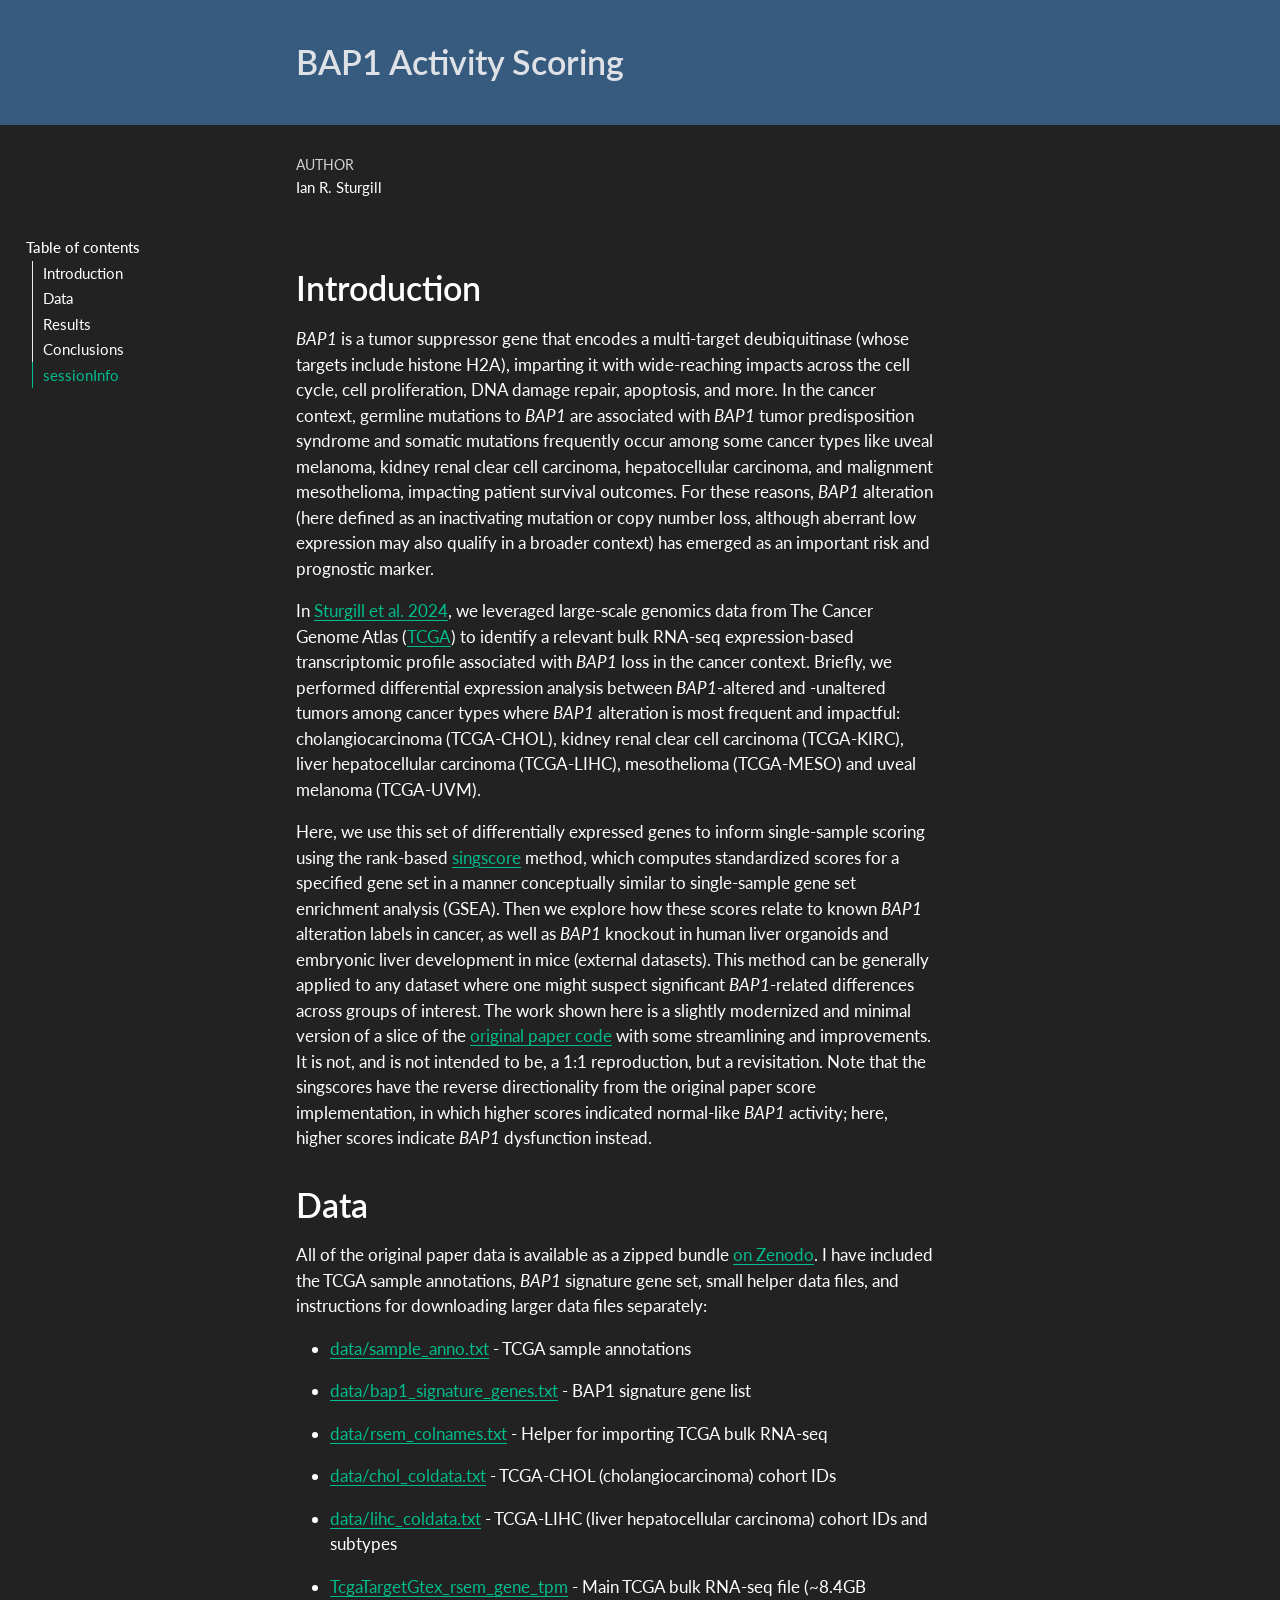
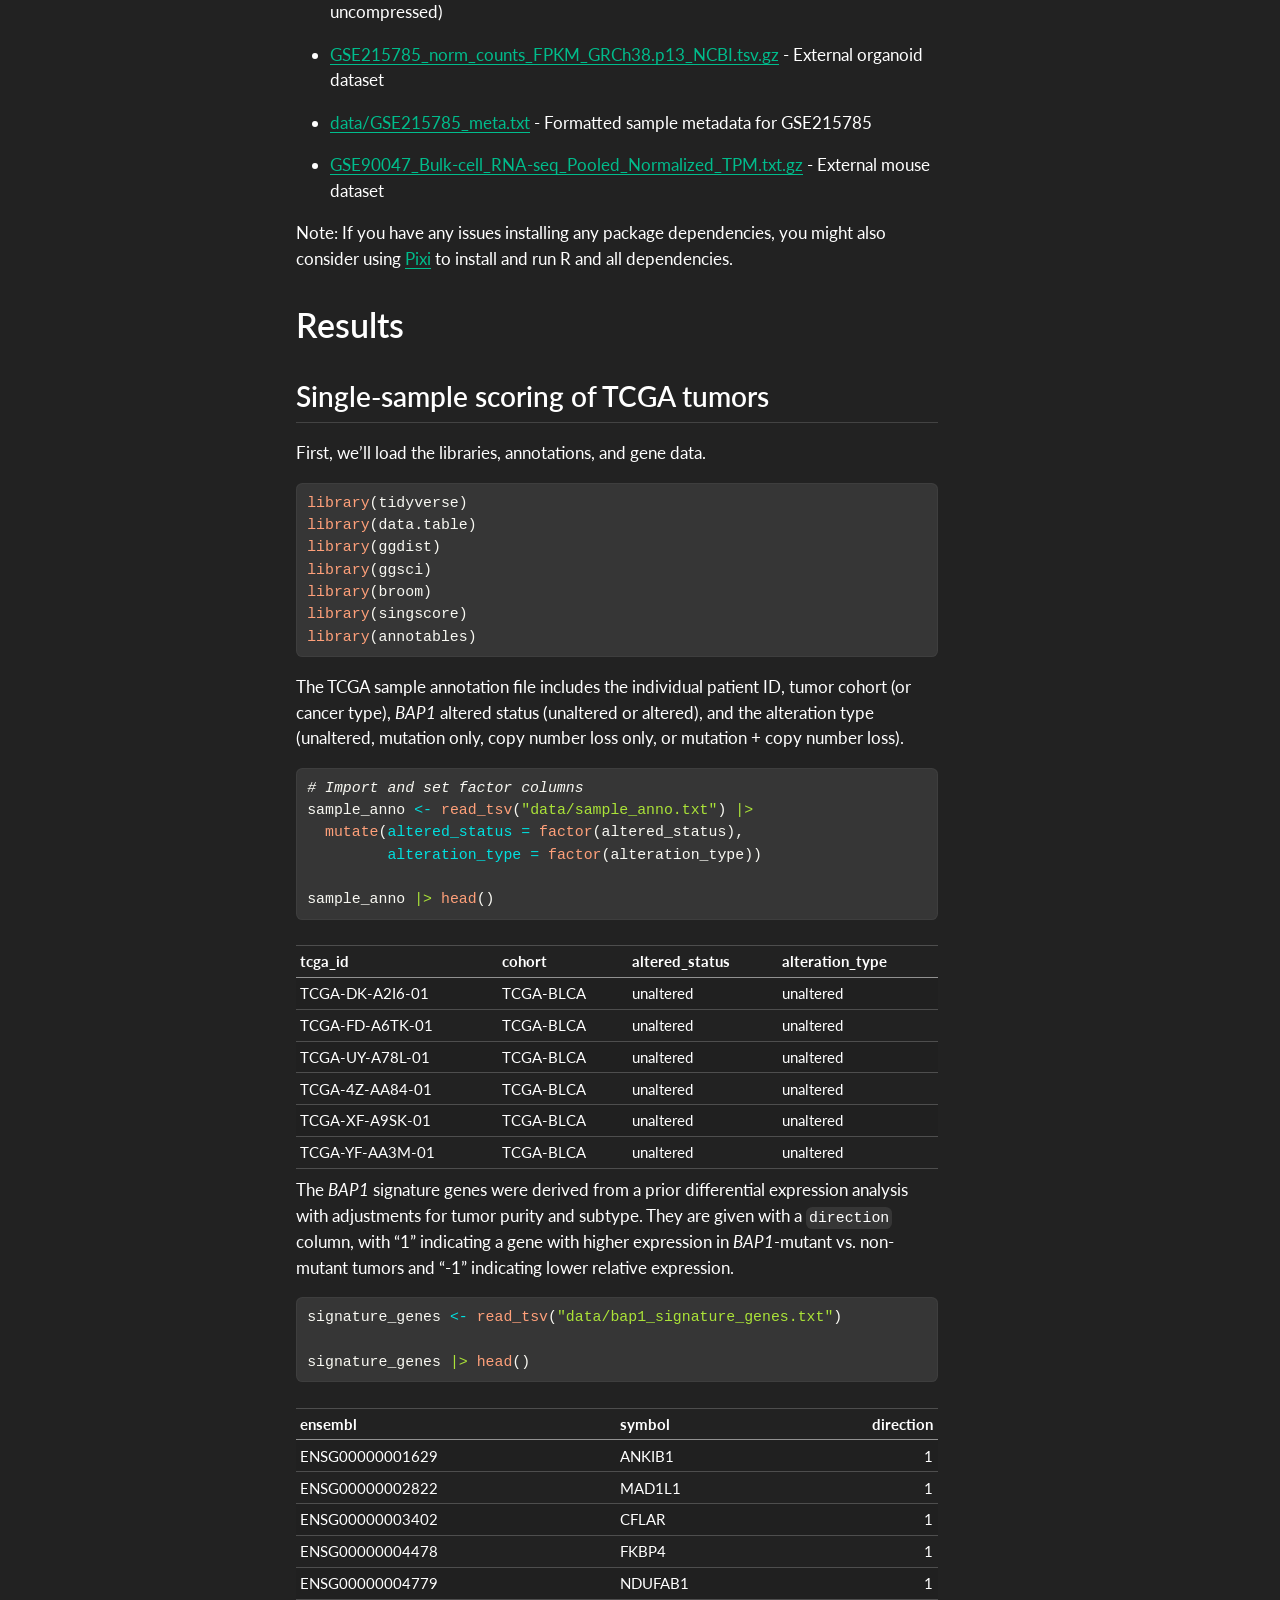
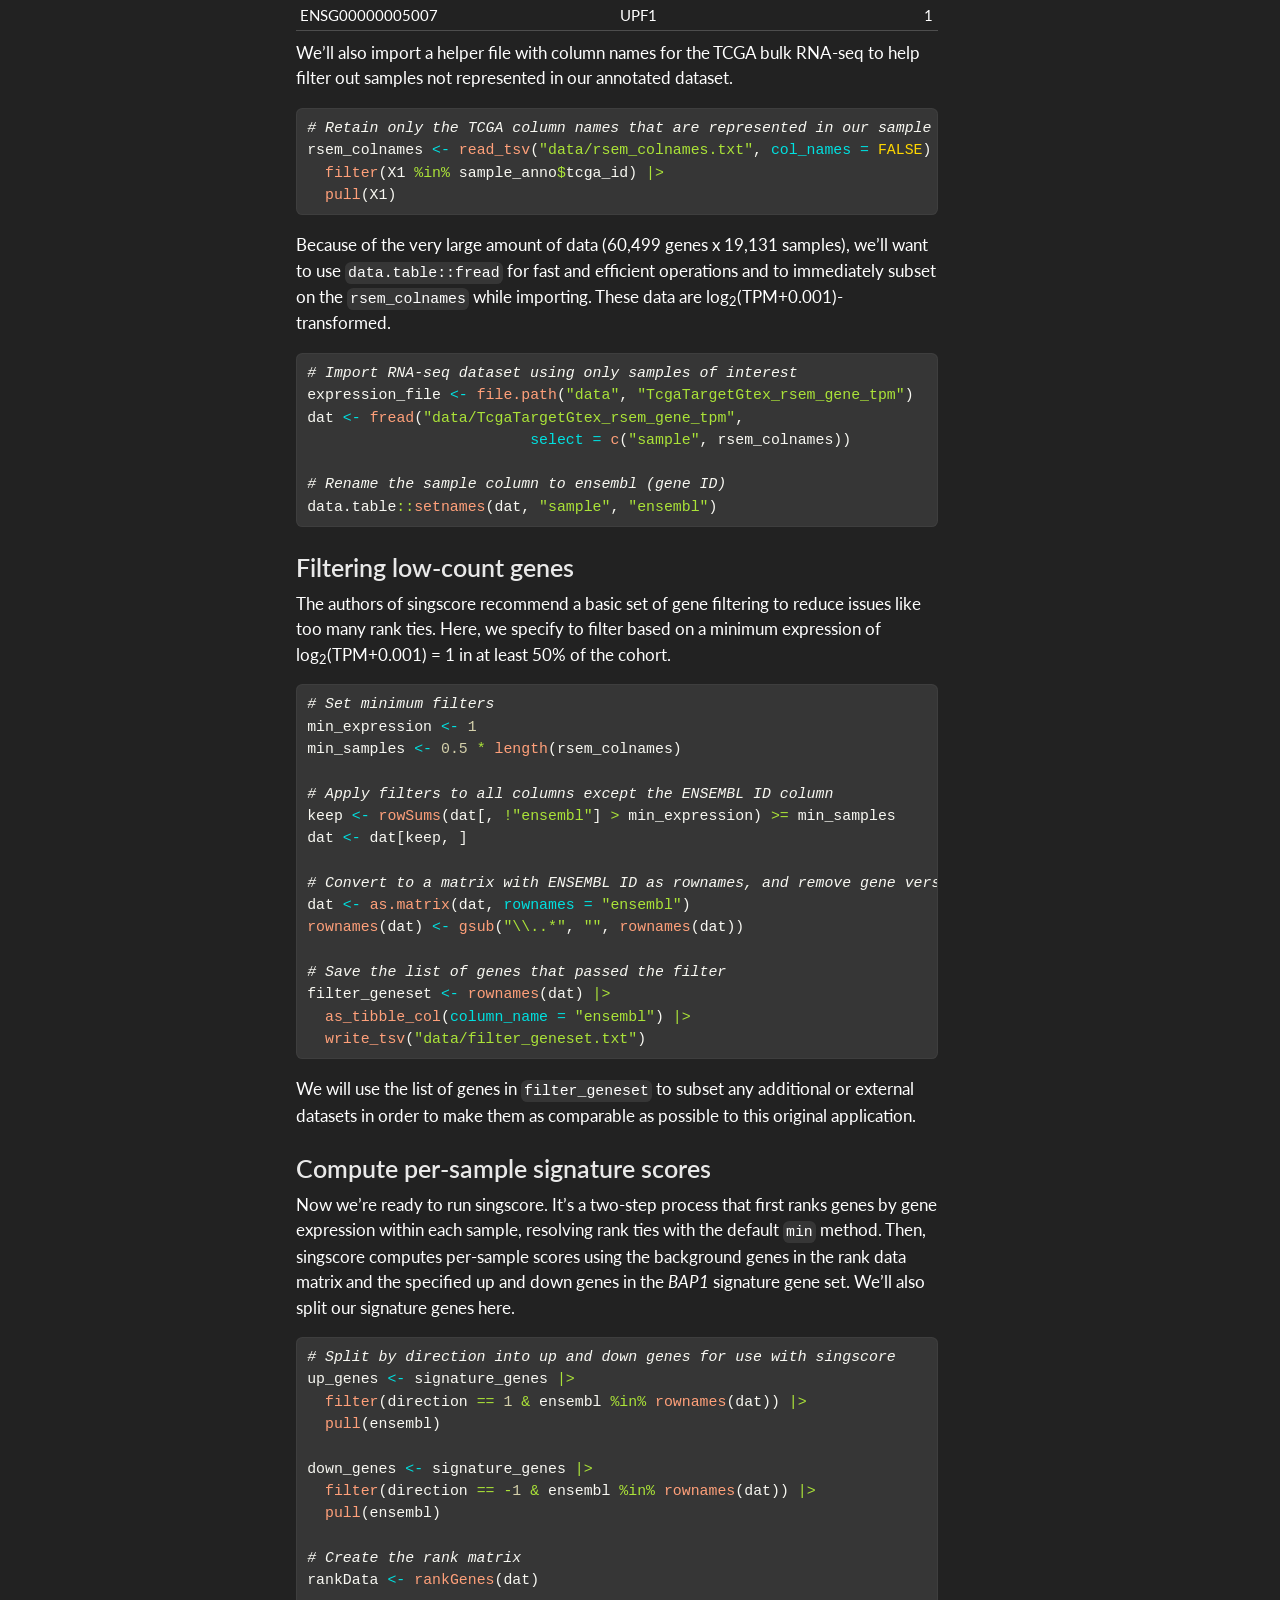
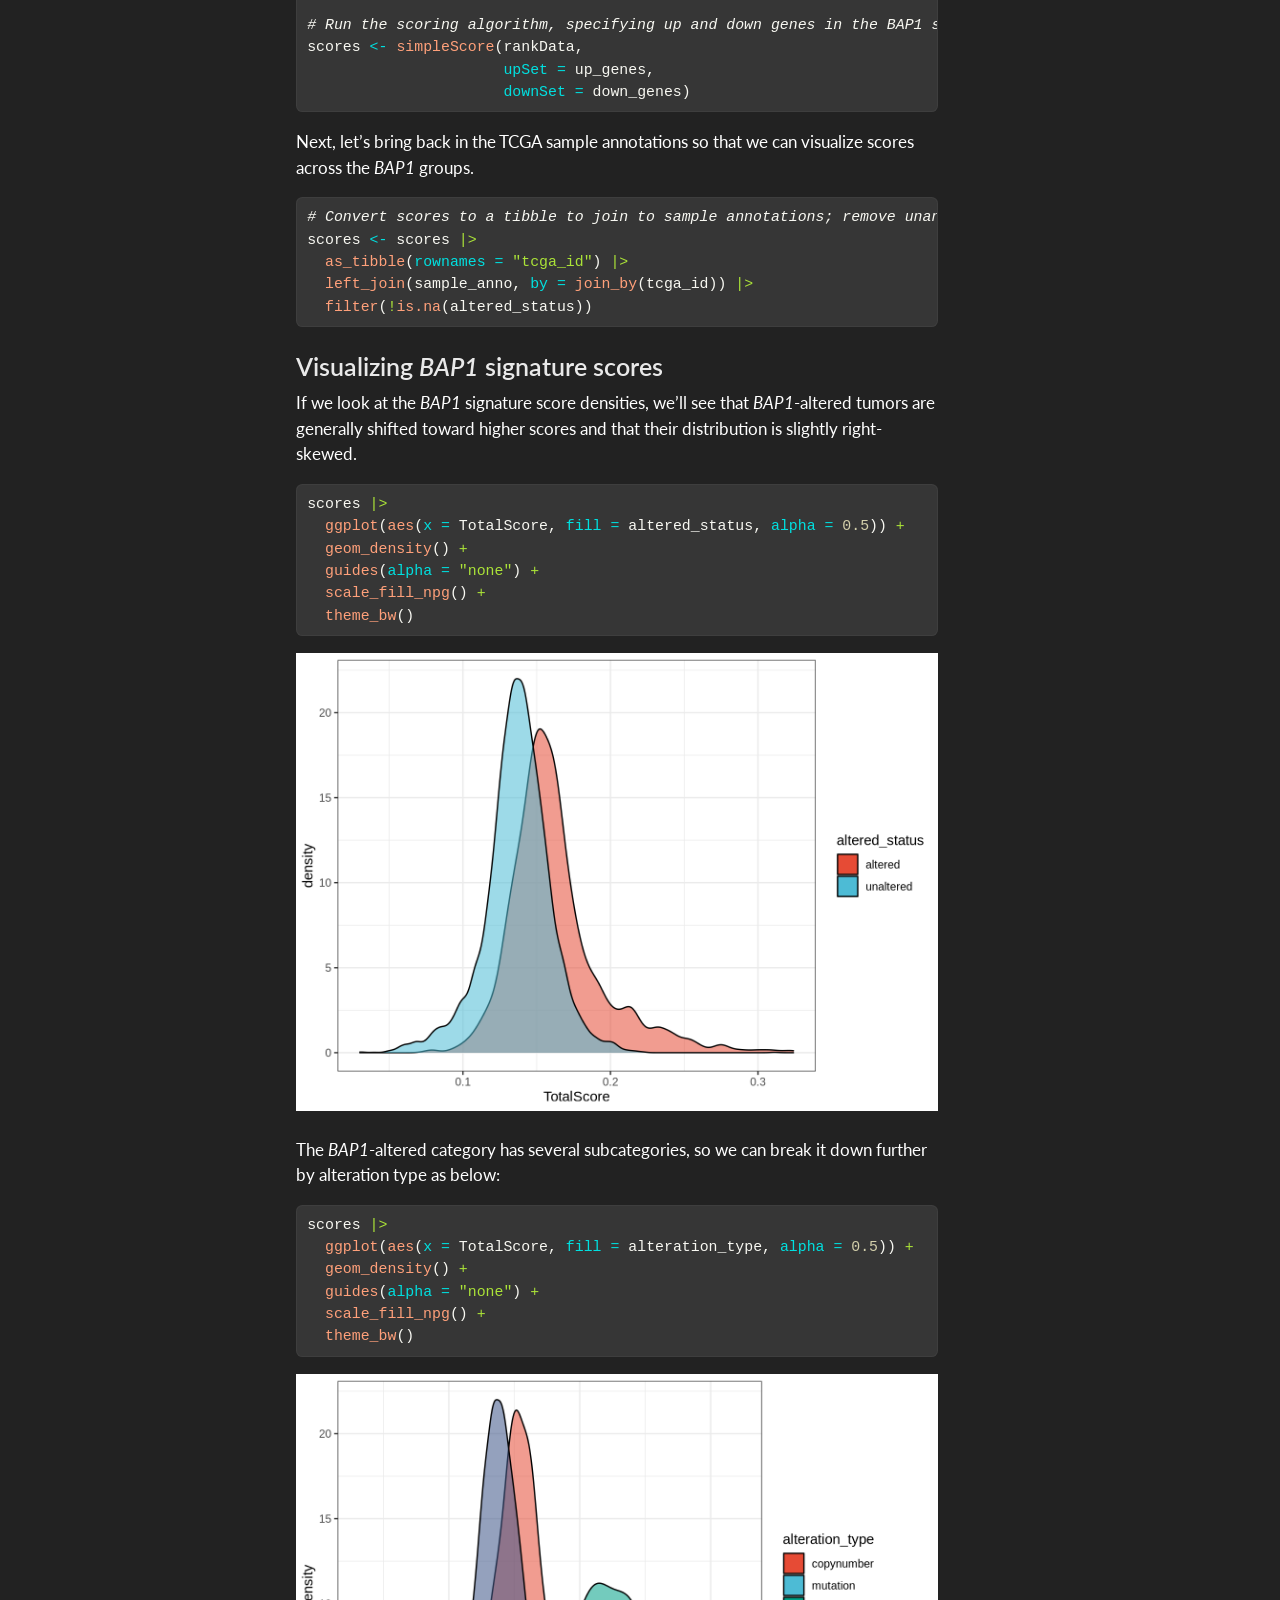
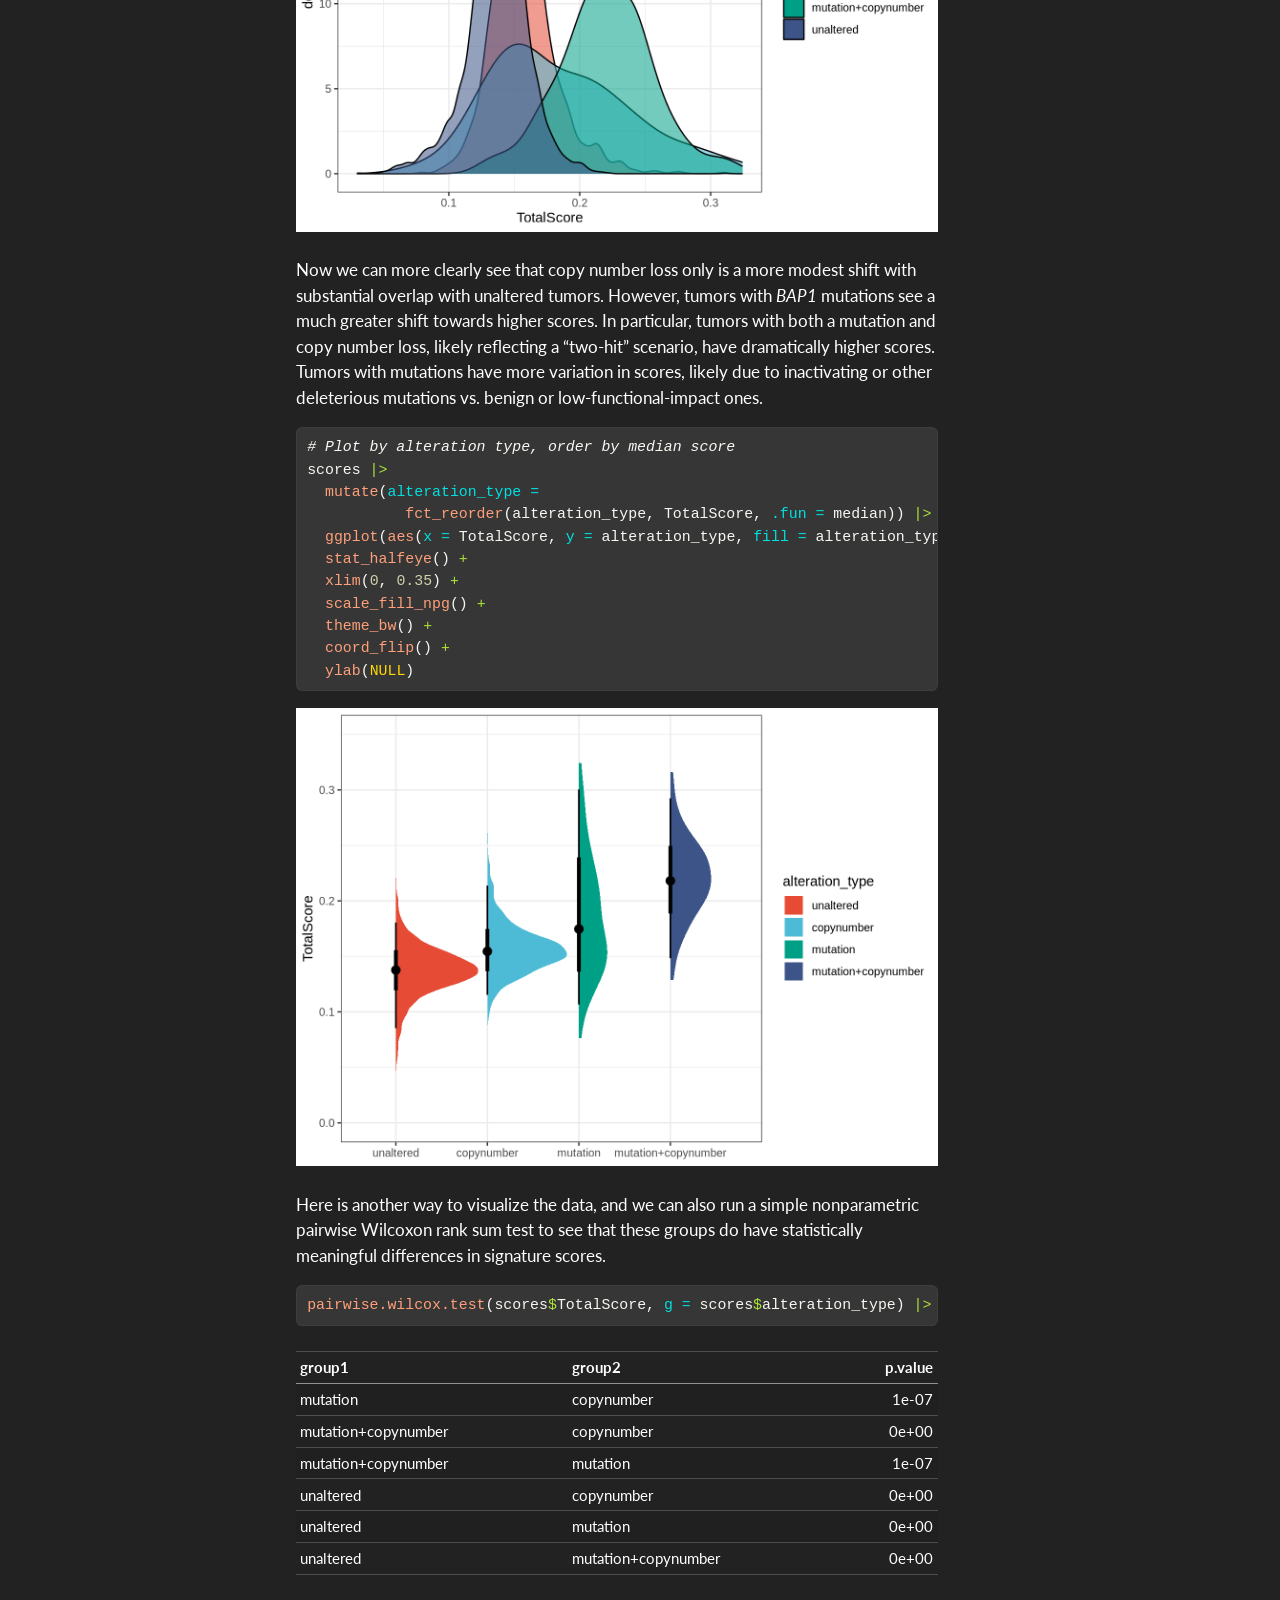
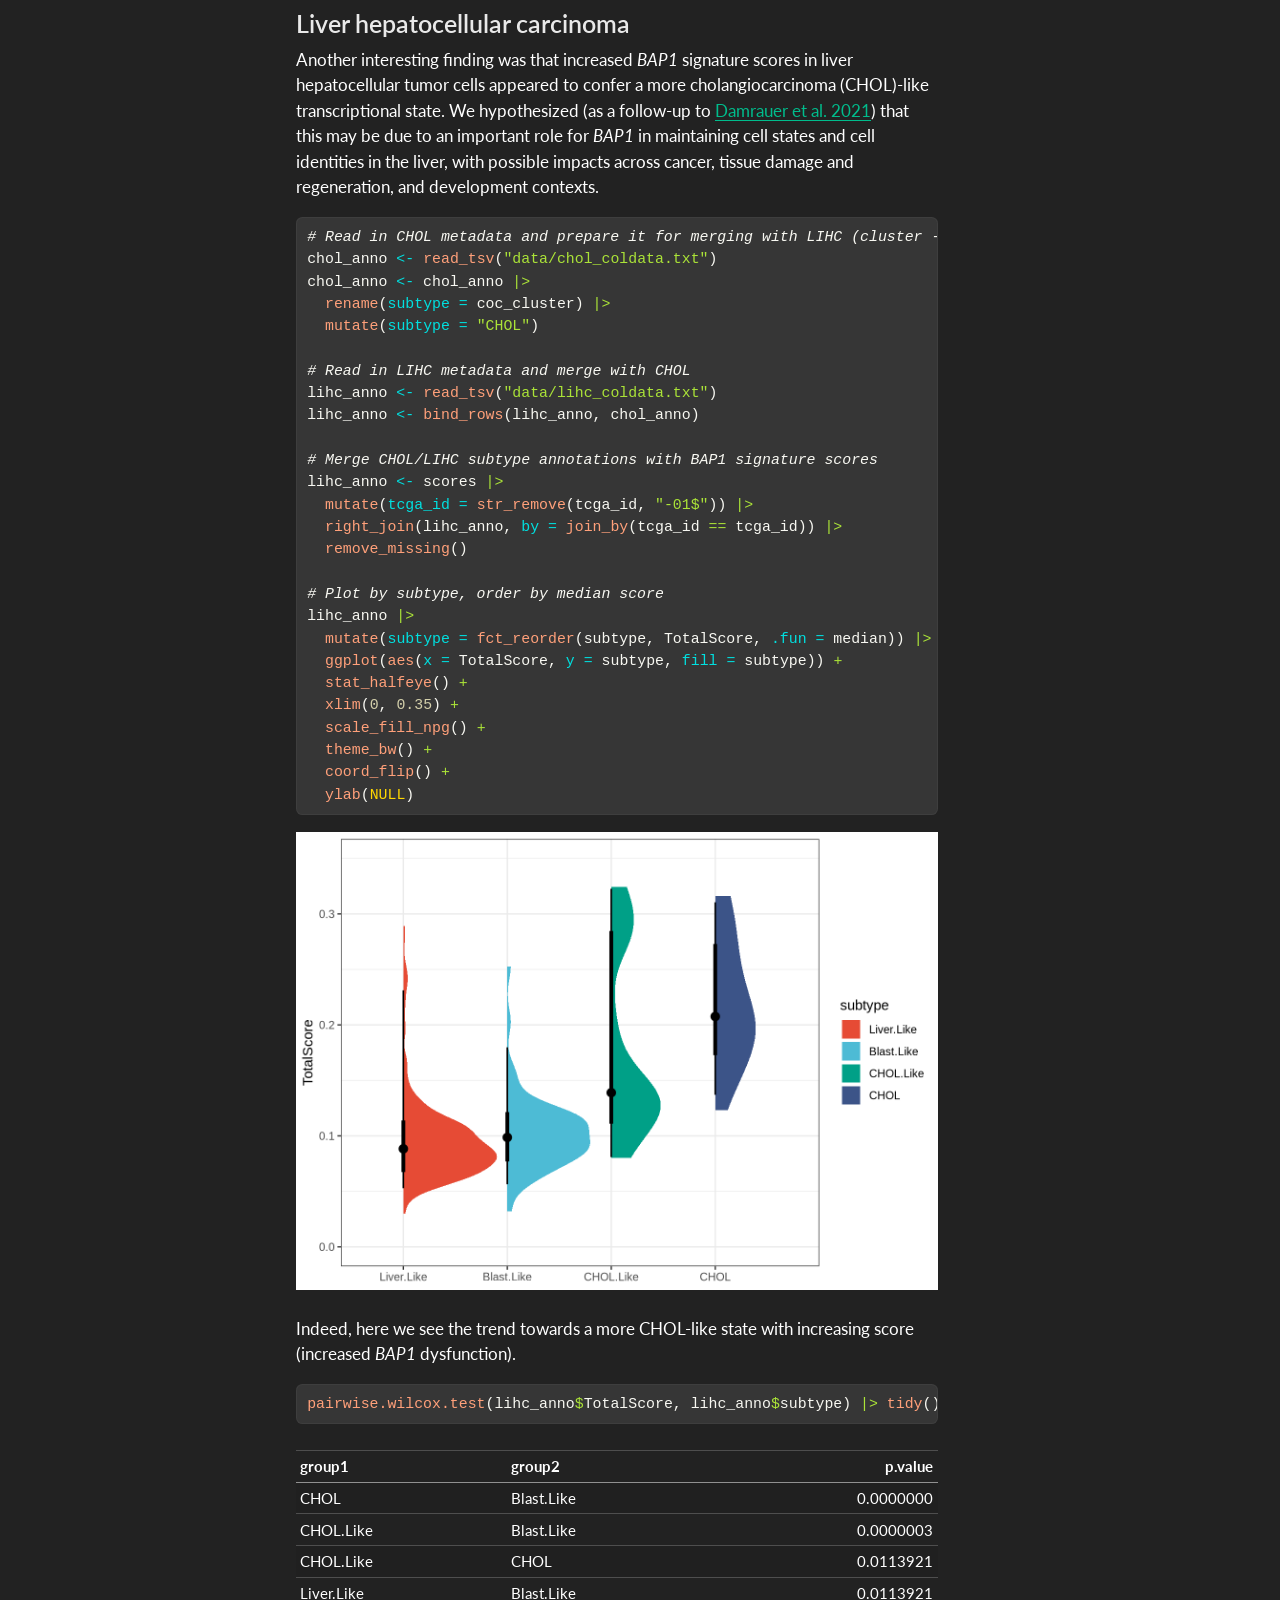
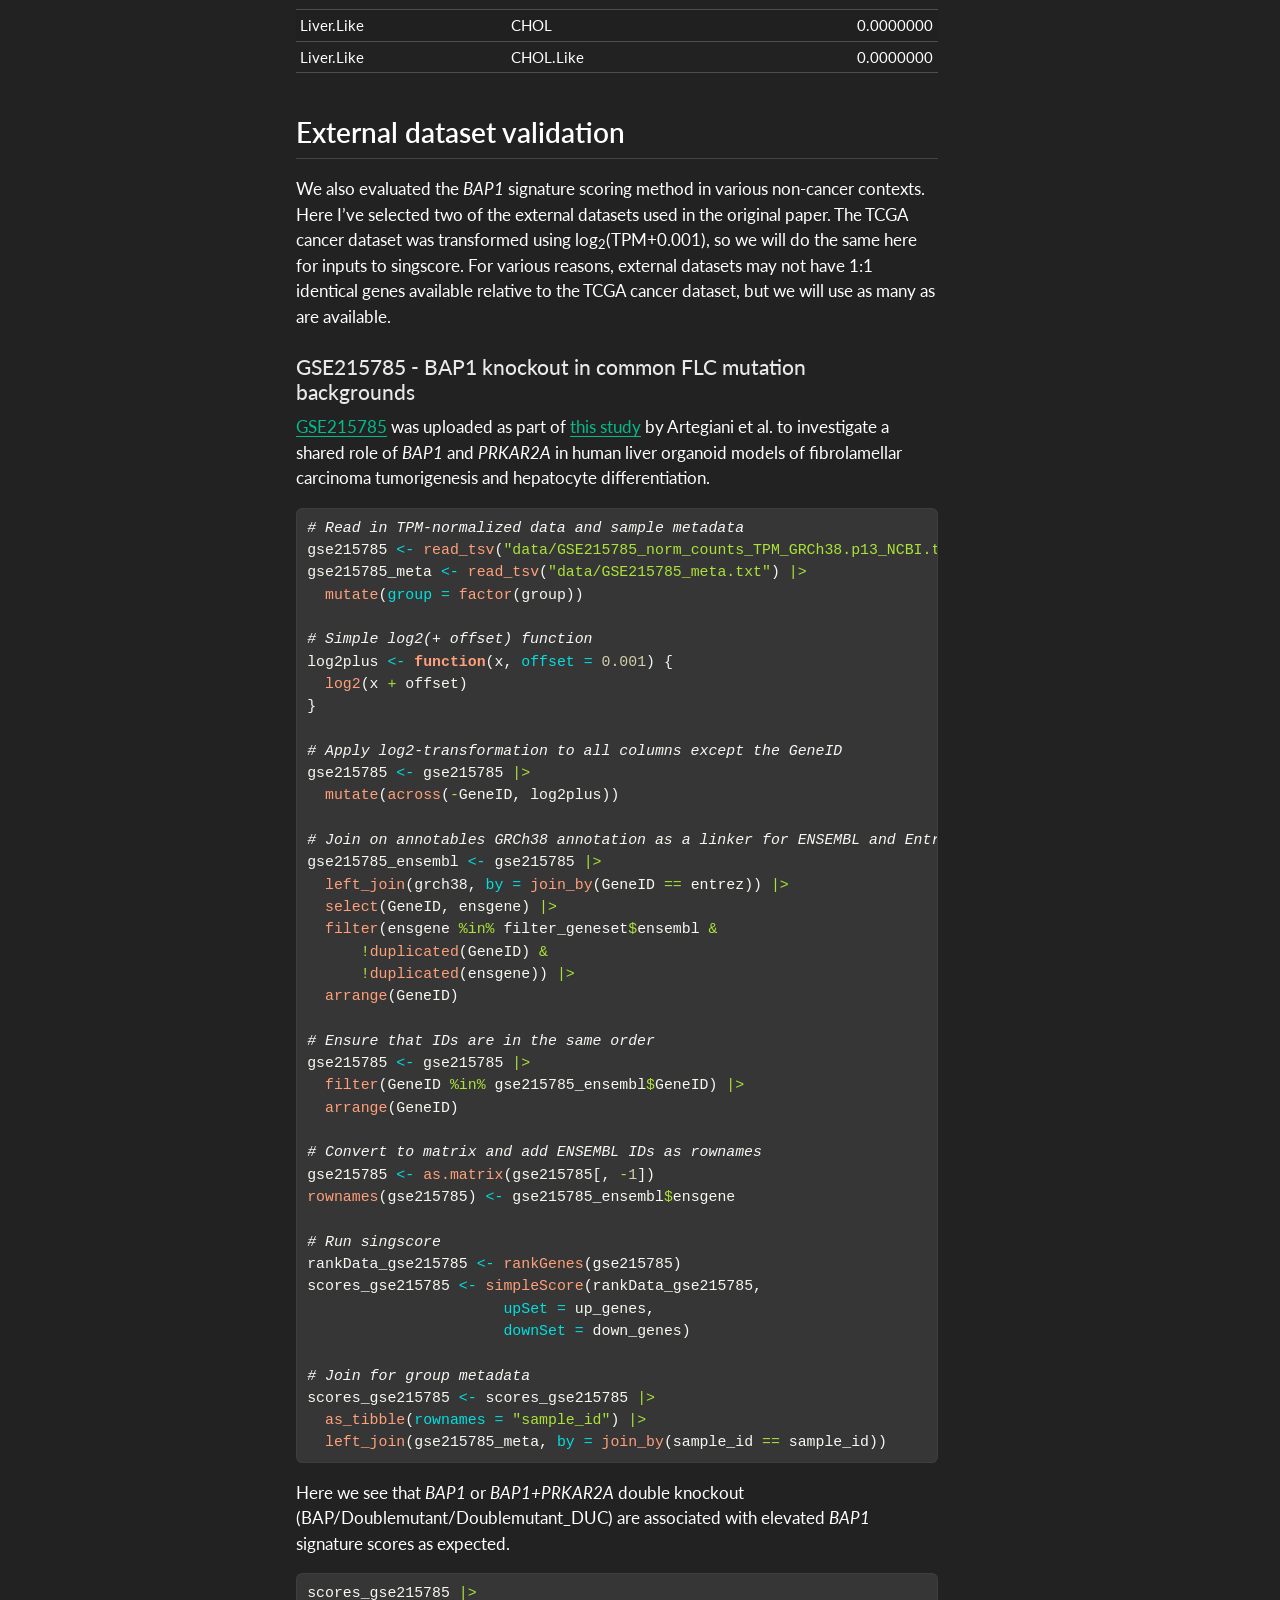
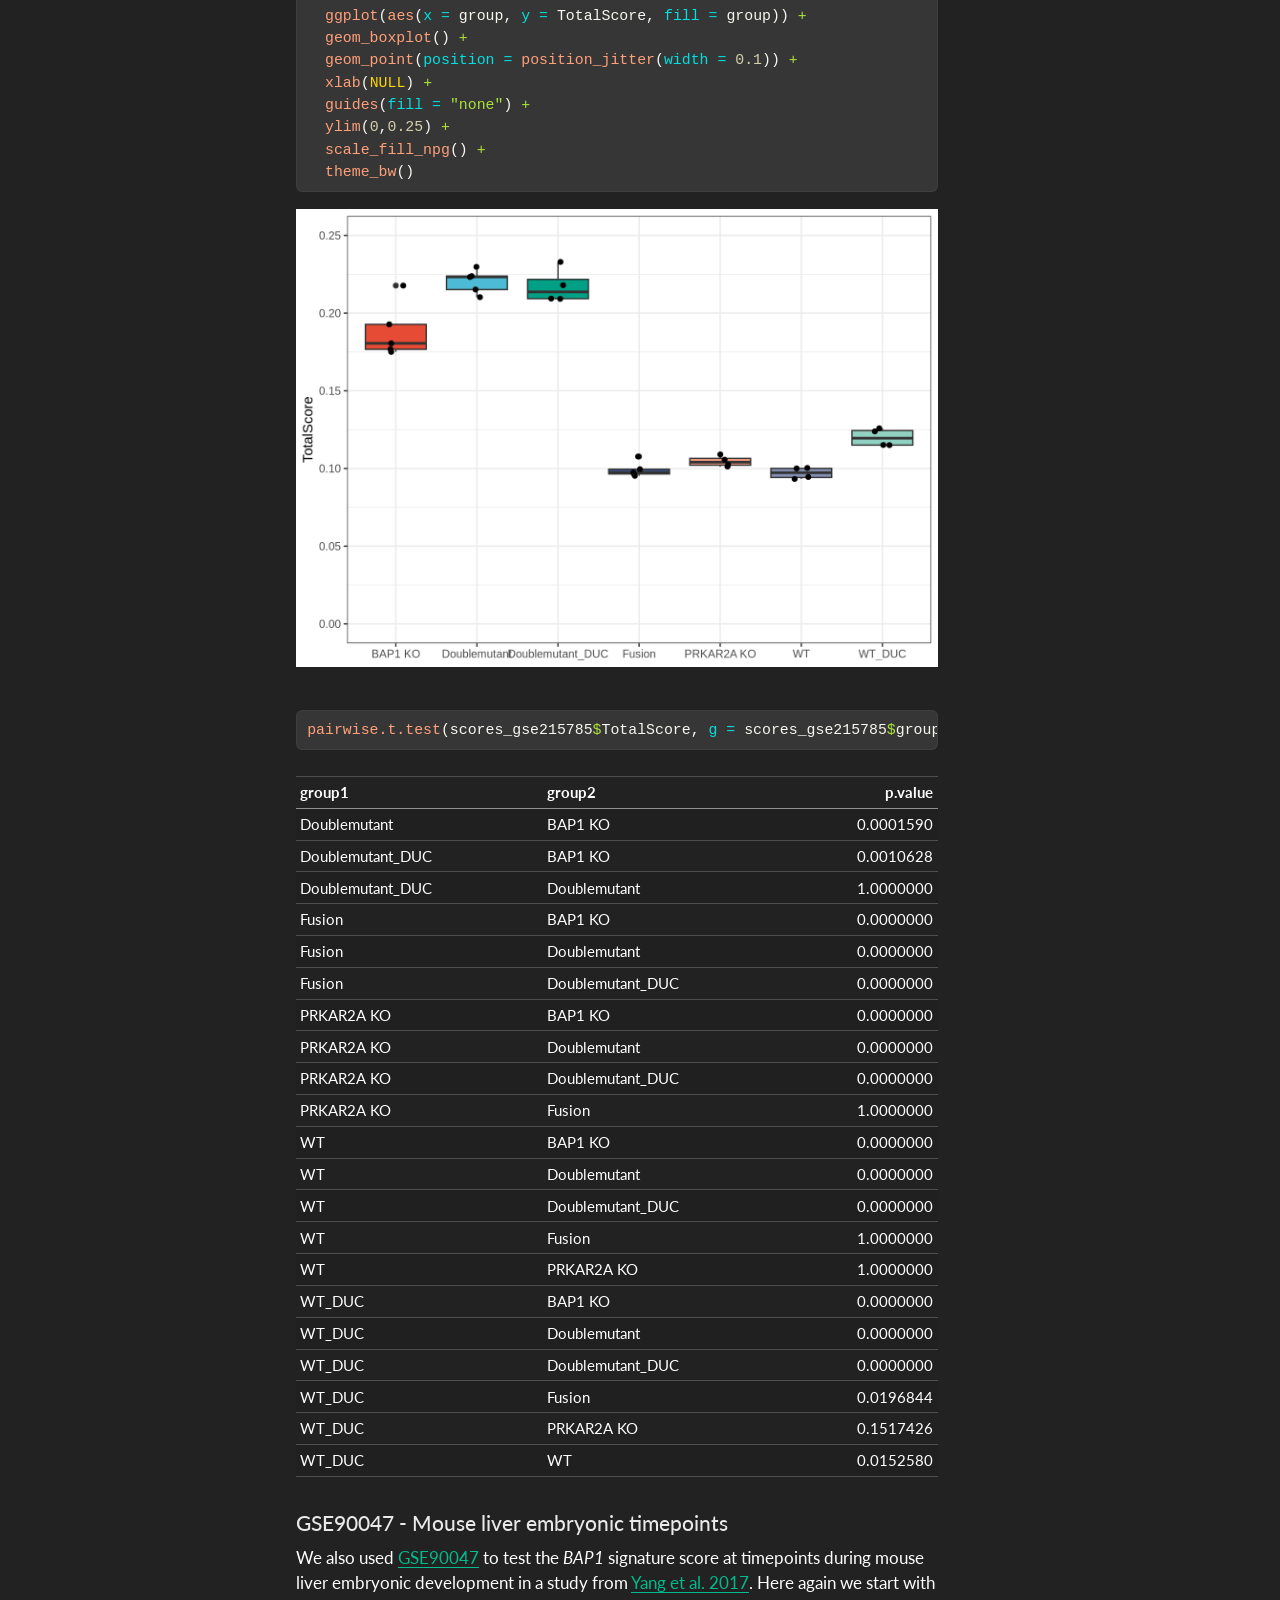
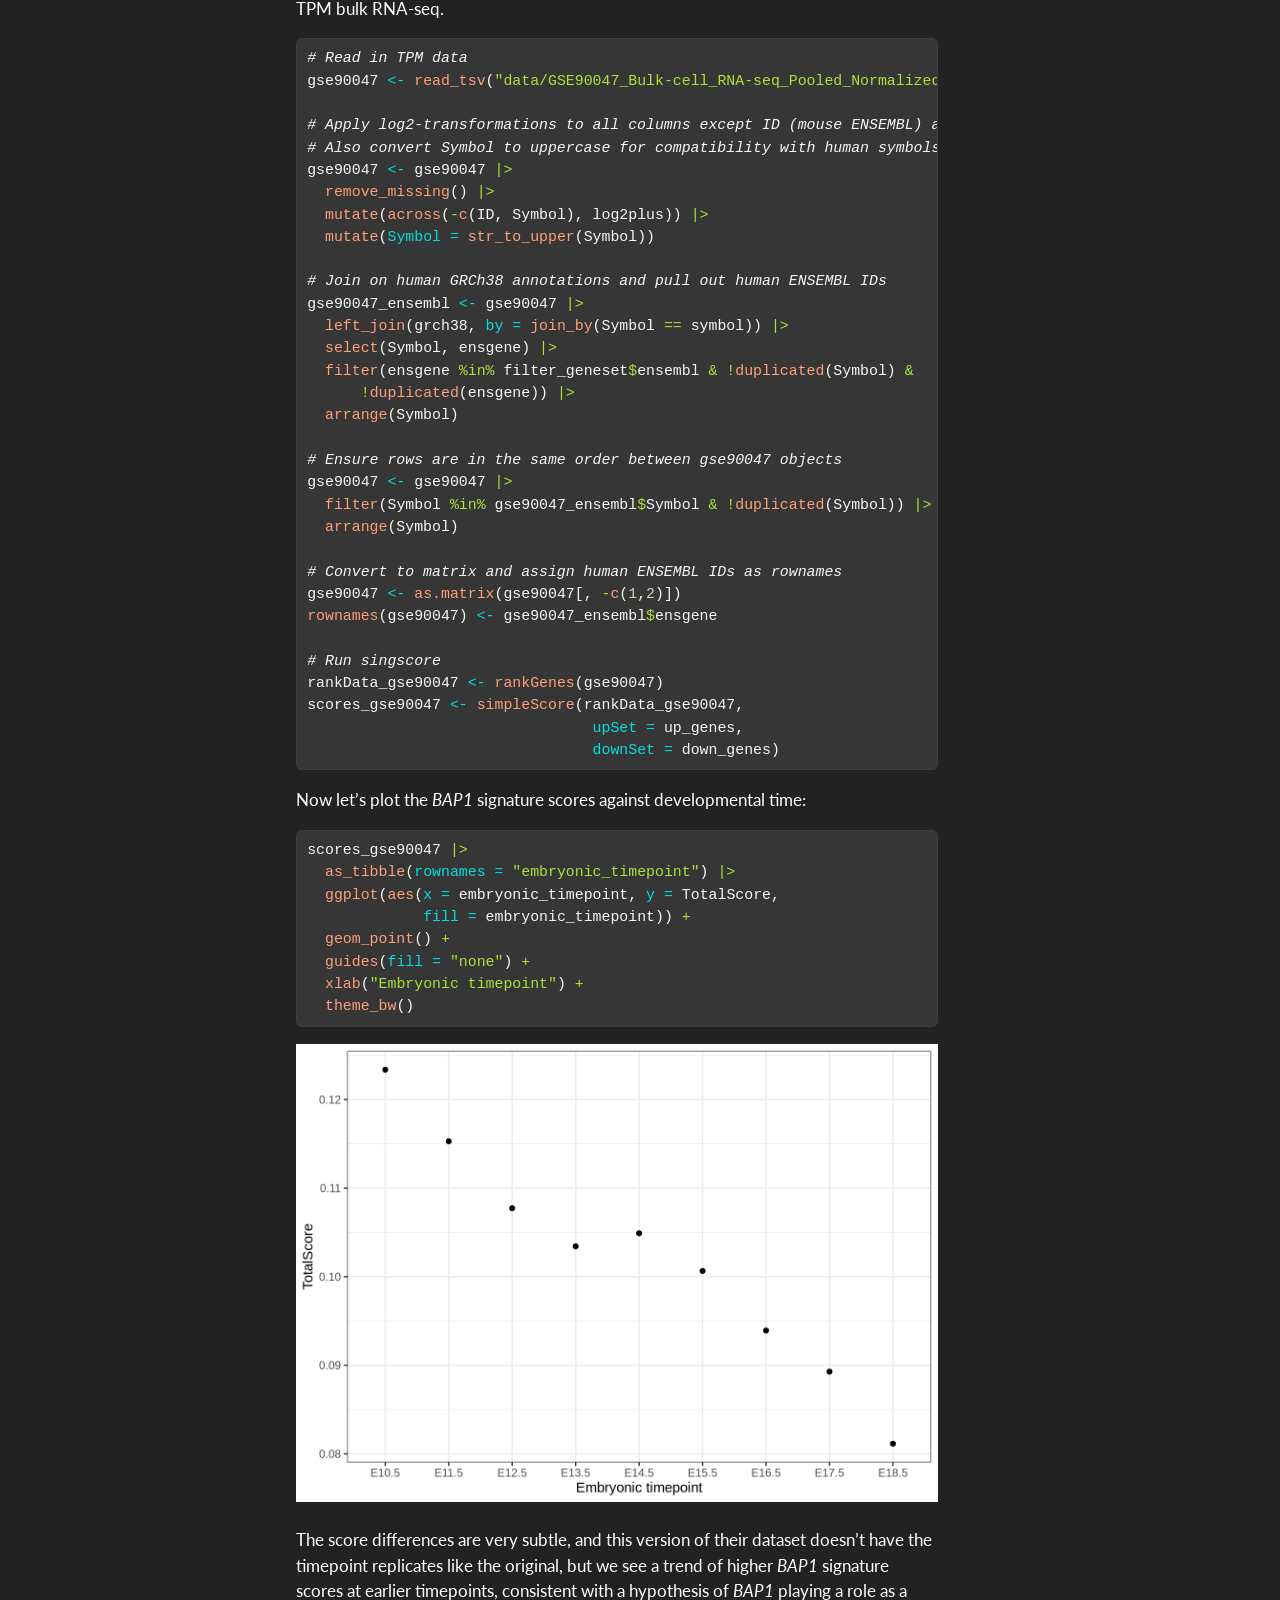
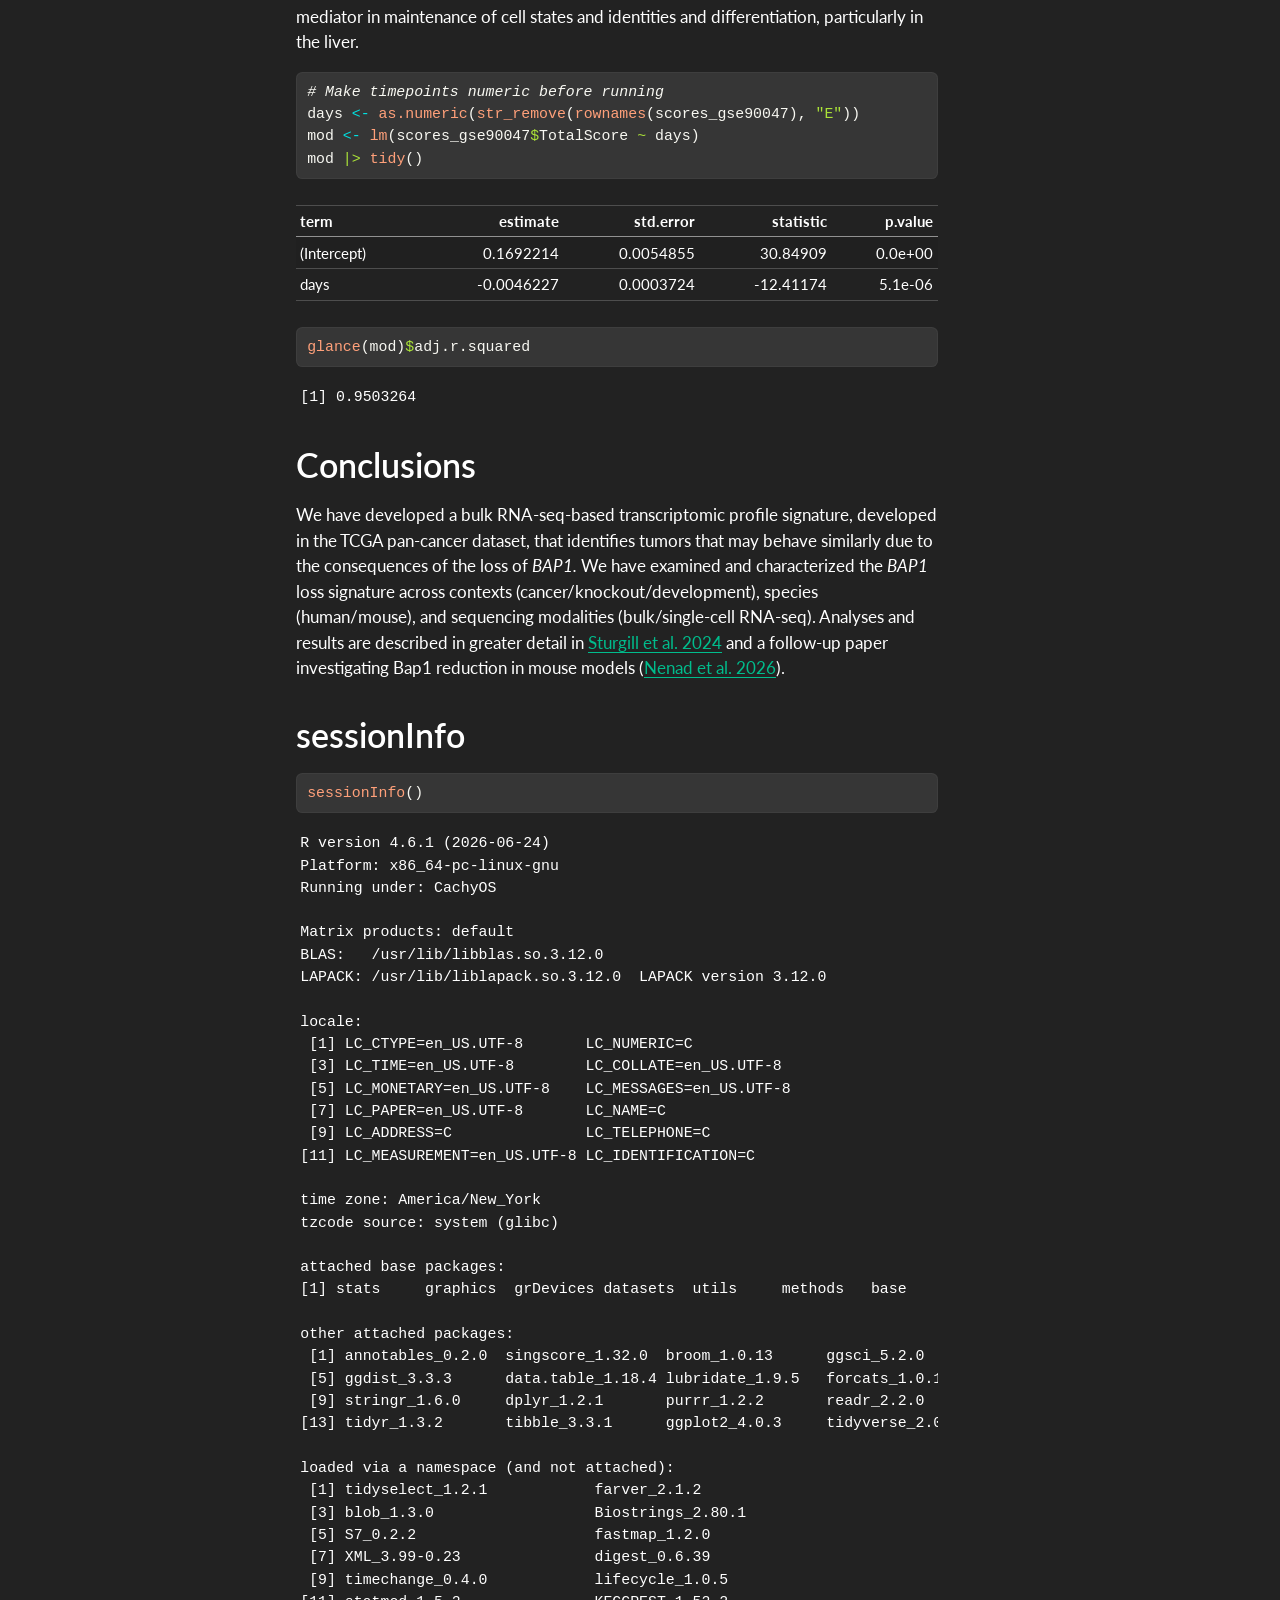
<file: docs/index.html>
<!DOCTYPE html>
<html xmlns="http://www.w3.org/1999/xhtml" lang="en" xml:lang="en"><head>

<meta charset="utf-8">
<meta name="generator" content="quarto-1.9.38">

<meta name="viewport" content="width=device-width, initial-scale=1.0, user-scalable=yes">

<meta name="author" content="Ian R. Sturgill">

<title>BAP1 Activity Scoring</title>
<style>
/* Default styles provided by pandoc.
** See https://pandoc.org/MANUAL.html#variables-for-html for config info.
*/
code{white-space: pre-wrap;}
span.smallcaps{font-variant: small-caps;}
div.columns{display: flex; gap: min(4vw, 1.5em);}
div.column{flex: auto; overflow-x: auto;}
div.hanging-indent{margin-left: 1.5em; text-indent: -1.5em;}
ul.task-list{list-style: none;}
ul.task-list li input[type="checkbox"] {
  width: 0.8em;
  margin: 0 0.8em 0.2em -1em; /* quarto-specific, see https://github.com/quarto-dev/quarto-cli/issues/4556 */ 
  vertical-align: middle;
}
/* CSS for syntax highlighting */
html { -webkit-text-size-adjust: 100%; }
pre > code.sourceCode { white-space: pre; position: relative; }
pre > code.sourceCode > span { display: inline-block; line-height: 1.25; }
pre > code.sourceCode > span:empty { height: 1.2em; }
.sourceCode { overflow: visible; }
code.sourceCode > span { color: inherit; text-decoration: inherit; }
div.sourceCode { margin: 1em 0; }
pre.sourceCode { margin: 0; }
@media screen {
div.sourceCode { overflow: auto; }
}
@media print {
pre > code.sourceCode { white-space: pre-wrap; }
pre > code.sourceCode > span { text-indent: -5em; padding-left: 5em; }
}
pre.numberSource code
  { counter-reset: source-line 0; }
pre.numberSource code > span
  { position: relative; left: -4em; counter-increment: source-line; }
pre.numberSource code > span > a:first-child::before
  { content: counter(source-line);
    position: relative; left: -1em; text-align: right; vertical-align: baseline;
    border: none; display: inline-block;
    -webkit-touch-callout: none; -webkit-user-select: none;
    -khtml-user-select: none; -moz-user-select: none;
    -ms-user-select: none; user-select: none;
    padding: 0 4px; width: 4em;
  }
pre.numberSource { margin-left: 3em;  padding-left: 4px; }
div.sourceCode
  {   }
@media screen {
pre > code.sourceCode > span > a:first-child::before { text-decoration: underline; }
}
</style>


<script src="index_files/libs/clipboard/clipboard.min.js"></script>
<script src="index_files/libs/quarto-html/quarto.js" type="module"></script>
<script src="index_files/libs/quarto-html/tabsets/tabsets.js" type="module"></script>
<script src="index_files/libs/quarto-html/popper.min.js"></script>
<script src="index_files/libs/quarto-html/tippy.umd.min.js"></script>
<script src="index_files/libs/quarto-html/anchor.min.js"></script>
<link href="index_files/libs/quarto-html/tippy.css" rel="stylesheet">
<link href="index_files/libs/quarto-html/quarto-syntax-highlighting-dark-0a6b7249c26820e032cb0bd839ff02b1.css" rel="stylesheet" id="quarto-text-highlighting-styles">
<script src="index_files/libs/bootstrap/bootstrap.min.js"></script>
<link href="index_files/libs/bootstrap/bootstrap-icons.css" rel="stylesheet">
<link href="index_files/libs/bootstrap/bootstrap-048e2867fe51e1a96d88c70e491c5bab.min.css" rel="stylesheet" append-hash="true" id="quarto-bootstrap" data-mode="dark">


</head>

<body class="quarto-light">

<header id="title-block-header" class="quarto-title-block default toc-left page-columns page-full">
  <div class="quarto-title-banner page-columns page-full">
    <div class="quarto-title column-body">
      <h1 class="title">BAP1 Activity Scoring</h1>
                      </div>
  </div>
    
  
  <div class="quarto-title-meta">

      <div>
      <div class="quarto-title-meta-heading">Author</div>
      <div class="quarto-title-meta-contents">
               <p>Ian R. Sturgill </p>
            </div>
    </div>
      
    
      
    </div>
    
  
  </header><div id="quarto-content" class="page-columns page-rows-contents page-layout-article toc-left">
<div id="quarto-sidebar-toc-left" class="sidebar toc-left">
  <nav id="TOC" role="doc-toc" class="toc-active">
    <h2 id="toc-title">Table of contents</h2>
   
  <ul>
  <li><a href="#introduction" id="toc-introduction" class="nav-link active" data-scroll-target="#introduction">Introduction</a></li>
  <li><a href="#data" id="toc-data" class="nav-link" data-scroll-target="#data">Data</a></li>
  <li><a href="#results" id="toc-results" class="nav-link" data-scroll-target="#results">Results</a>
  <ul class="collapse">
  <li><a href="#single-sample-scoring-of-tcga-tumors" id="toc-single-sample-scoring-of-tcga-tumors" class="nav-link" data-scroll-target="#single-sample-scoring-of-tcga-tumors">Single-sample scoring of TCGA tumors</a>
  <ul class="collapse">
  <li><a href="#filtering-low-count-genes" id="toc-filtering-low-count-genes" class="nav-link" data-scroll-target="#filtering-low-count-genes">Filtering low-count genes</a></li>
  <li><a href="#compute-per-sample-signature-scores" id="toc-compute-per-sample-signature-scores" class="nav-link" data-scroll-target="#compute-per-sample-signature-scores">Compute per-sample signature scores</a></li>
  <li><a href="#visualizing-bap1-signature-scores" id="toc-visualizing-bap1-signature-scores" class="nav-link" data-scroll-target="#visualizing-bap1-signature-scores">Visualizing <em>BAP1</em> signature scores</a></li>
  <li><a href="#liver-hepatocellular-carcinoma" id="toc-liver-hepatocellular-carcinoma" class="nav-link" data-scroll-target="#liver-hepatocellular-carcinoma">Liver hepatocellular carcinoma</a></li>
  </ul></li>
  <li><a href="#external-dataset-validation" id="toc-external-dataset-validation" class="nav-link" data-scroll-target="#external-dataset-validation">External dataset validation</a></li>
  </ul></li>
  <li><a href="#conclusions" id="toc-conclusions" class="nav-link" data-scroll-target="#conclusions">Conclusions</a></li>
  <li><a href="#sessioninfo" id="toc-sessioninfo" class="nav-link" data-scroll-target="#sessioninfo">sessionInfo</a></li>
  </ul>
</nav>
</div>
<div id="quarto-margin-sidebar" class="sidebar margin-sidebar zindex-bottom">
</div>
<main class="content quarto-banner-title-block" id="quarto-document-content">





<section id="introduction" class="level1">
<h1>Introduction</h1>
<p><em>BAP1</em> is a tumor suppressor gene that encodes a multi-target deubiquitinase (whose targets include histone H2A), imparting it with wide-reaching impacts across the cell cycle, cell proliferation, DNA damage repair, apoptosis, and more. In the cancer context, germline mutations to <em>BAP1</em> are associated with <em>BAP1</em> tumor predisposition syndrome and somatic mutations frequently occur among some cancer types like uveal melanoma, kidney renal clear cell carcinoma, hepatocellular carcinoma, and malignment mesothelioma, impacting patient survival outcomes. For these reasons, <em>BAP1</em> alteration (here defined as an inactivating mutation or copy number loss, although aberrant low expression may also qualify in a broader context) has emerged as an important risk and prognostic marker.</p>
<p>In <a href="https://doi.org/10.1093/narcan/zcae045">Sturgill et al.&nbsp;2024</a>, we leveraged large-scale genomics data from The Cancer Genome Atlas (<a href="https://www.cancer.gov/ccg/research/genome-sequencing/tcga">TCGA</a>) to identify a relevant bulk RNA-seq expression-based transcriptomic profile associated with <em>BAP1</em> loss in the cancer context. Briefly, we performed differential expression analysis between <em>BAP1</em>-altered and -unaltered tumors among cancer types where <em>BAP1</em> alteration is most frequent and impactful: cholangiocarcinoma (TCGA-CHOL), kidney renal clear cell carcinoma (TCGA-KIRC), liver hepatocellular carcinoma (TCGA-LIHC), mesothelioma (TCGA-MESO) and uveal melanoma (TCGA-UVM).</p>
<p>Here, we use this set of differentially expressed genes to inform single-sample scoring using the rank-based <a href="https://davislaboratory.github.io/singscore/index.html">singscore</a> method, which computes standardized scores for a specified gene set in a manner conceptually similar to single-sample gene set enrichment analysis (GSEA). Then we explore how these scores relate to known <em>BAP1</em> alteration labels in cancer, as well as <em>BAP1</em> knockout in human liver organoids and embryonic liver development in mice (external datasets). This method can be generally applied to any dataset where one might suspect significant <em>BAP1</em>-related differences across groups of interest. The work shown here is a slightly modernized and minimal version of a slice of the <a href="https://github.com/isturgill/Sturgill_BAP1">original paper code</a> with some streamlining and improvements. It is not, and is not intended to be, a 1:1 reproduction, but a revisitation. Note that the singscores have the reverse directionality from the original paper score implementation, in which higher scores indicated normal-like <em>BAP1</em> activity; here, higher scores indicate <em>BAP1</em> dysfunction instead.</p>
</section>
<section id="data" class="level1">
<h1>Data</h1>
<p>All of the original paper data is available as a zipped bundle <a href="https://zenodo.org/records/12788883">on Zenodo</a>. I have included the TCGA sample annotations, <em>BAP1</em> signature gene set, small helper data files, and instructions for downloading larger data files separately:</p>
<ul>
<li><p><a href="data/sample_anno.txt">data/sample_anno.txt</a> - TCGA sample annotations</p></li>
<li><p><a href="data/bap1_signature_genes.txt">data/bap1_signature_genes.txt</a> - BAP1 signature gene list</p></li>
<li><p><a href="data/rsem_colnames.txt">data/rsem_colnames.txt</a> - Helper for importing TCGA bulk RNA-seq</p></li>
<li><p><a href="data/chol_coldata.txt">data/chol_coldata.txt</a> - TCGA-CHOL (cholangiocarcinoma) cohort IDs</p></li>
<li><p><a href="data/lihc_coldata.txt">data/lihc_coldata.txt</a> - TCGA-LIHC (liver hepatocellular carcinoma) cohort IDs and subtypes</p></li>
<li><p><a href="https://xenabrowser.net/datapages/?dataset=TcgaTargetGtex_rsem_gene_tpm&amp;host=https%3A%2F%2Ftoil.xenahubs.net&amp;removeHub=https%3A%2F%2Fxena.treehouse.gi.ucsc.edu%3A443"><u>TcgaTargetGtex_rsem_gene_tpm</u></a> - Main TCGA bulk RNA-seq file (~8.4GB uncompressed)</p></li>
<li><p><a href="https://www.ncbi.nlm.nih.gov/geo/download/?type=rnaseq_counts&amp;acc=GSE215785&amp;format=file&amp;file=GSE215785_norm_counts_FPKM_GRCh38.p13_NCBI.tsv.gz">GSE215785_norm_counts_FPKM_GRCh38.p13_NCBI.tsv.gz</a> - External organoid dataset</p></li>
<li><p><a href="data/GSE215785_meta.txt">data/GSE215785_meta.txt</a> - Formatted sample metadata for GSE215785</p></li>
<li><p><a href="https://www.ncbi.nlm.nih.gov/geo/query/acc.cgi?acc=GSE90047">GSE90047_Bulk-cell_RNA-seq_Pooled_Normalized_TPM.txt.gz</a> - External mouse dataset</p></li>
</ul>
<p>Note: If you have any issues installing any package dependencies, you might also consider using <a href="https://pixi.prefix.dev/latest/">Pixi</a> to install and run R and all dependencies.</p>
</section>
<section id="results" class="level1">
<h1>Results</h1>
<section id="single-sample-scoring-of-tcga-tumors" class="level2">
<h2 class="anchored" data-anchor-id="single-sample-scoring-of-tcga-tumors">Single-sample scoring of TCGA tumors</h2>
<p>First, we’ll load the libraries, annotations, and gene data.</p>
<div class="cell">
<div class="code-copy-outer-scaffold"><div class="sourceCode cell-code" id="cb1"><pre class="sourceCode r code-with-copy"><code class="sourceCode r"><span id="cb1-1"><a href="#cb1-1" aria-hidden="true" tabindex="-1"></a><span class="fu">library</span>(tidyverse)</span>
<span id="cb1-2"><a href="#cb1-2" aria-hidden="true" tabindex="-1"></a><span class="fu">library</span>(data.table)</span>
<span id="cb1-3"><a href="#cb1-3" aria-hidden="true" tabindex="-1"></a><span class="fu">library</span>(ggdist)</span>
<span id="cb1-4"><a href="#cb1-4" aria-hidden="true" tabindex="-1"></a><span class="fu">library</span>(ggsci)</span>
<span id="cb1-5"><a href="#cb1-5" aria-hidden="true" tabindex="-1"></a><span class="fu">library</span>(broom)</span>
<span id="cb1-6"><a href="#cb1-6" aria-hidden="true" tabindex="-1"></a><span class="fu">library</span>(singscore)</span>
<span id="cb1-7"><a href="#cb1-7" aria-hidden="true" tabindex="-1"></a><span class="fu">library</span>(annotables)</span></code></pre></div><button title="Copy to Clipboard" class="code-copy-button"><i class="bi"></i></button></div>
</div>
<p>The TCGA sample annotation file includes the individual patient ID, tumor cohort (or cancer type), <em>BAP1</em> altered status (unaltered or altered), and the alteration type (unaltered, mutation only, copy number loss only, or mutation + copy number loss).</p>
<div class="cell">
<div class="code-copy-outer-scaffold"><div class="sourceCode cell-code" id="cb2"><pre class="sourceCode r code-with-copy"><code class="sourceCode r"><span id="cb2-1"><a href="#cb2-1" aria-hidden="true" tabindex="-1"></a><span class="co"># Import and set factor columns</span></span>
<span id="cb2-2"><a href="#cb2-2" aria-hidden="true" tabindex="-1"></a>sample_anno <span class="ot">&lt;-</span> <span class="fu">read_tsv</span>(<span class="st">"data/sample_anno.txt"</span>) <span class="sc">|&gt;</span></span>
<span id="cb2-3"><a href="#cb2-3" aria-hidden="true" tabindex="-1"></a>  <span class="fu">mutate</span>(<span class="at">altered_status =</span> <span class="fu">factor</span>(altered_status),</span>
<span id="cb2-4"><a href="#cb2-4" aria-hidden="true" tabindex="-1"></a>         <span class="at">alteration_type =</span> <span class="fu">factor</span>(alteration_type))</span>
<span id="cb2-5"><a href="#cb2-5" aria-hidden="true" tabindex="-1"></a></span>
<span id="cb2-6"><a href="#cb2-6" aria-hidden="true" tabindex="-1"></a>sample_anno <span class="sc">|&gt;</span> <span class="fu">head</span>()</span></code></pre></div><button title="Copy to Clipboard" class="code-copy-button"><i class="bi"></i></button></div>
<div class="cell-output-display">
<div class="kable-table">
<table class="caption-top table table-sm table-striped small">
<thead>
<tr class="header">
<th style="text-align: left;">tcga_id</th>
<th style="text-align: left;">cohort</th>
<th style="text-align: left;">altered_status</th>
<th style="text-align: left;">alteration_type</th>
</tr>
</thead>
<tbody>
<tr class="odd">
<td style="text-align: left;">TCGA-DK-A2I6-01</td>
<td style="text-align: left;">TCGA-BLCA</td>
<td style="text-align: left;">unaltered</td>
<td style="text-align: left;">unaltered</td>
</tr>
<tr class="even">
<td style="text-align: left;">TCGA-FD-A6TK-01</td>
<td style="text-align: left;">TCGA-BLCA</td>
<td style="text-align: left;">unaltered</td>
<td style="text-align: left;">unaltered</td>
</tr>
<tr class="odd">
<td style="text-align: left;">TCGA-UY-A78L-01</td>
<td style="text-align: left;">TCGA-BLCA</td>
<td style="text-align: left;">unaltered</td>
<td style="text-align: left;">unaltered</td>
</tr>
<tr class="even">
<td style="text-align: left;">TCGA-4Z-AA84-01</td>
<td style="text-align: left;">TCGA-BLCA</td>
<td style="text-align: left;">unaltered</td>
<td style="text-align: left;">unaltered</td>
</tr>
<tr class="odd">
<td style="text-align: left;">TCGA-XF-A9SK-01</td>
<td style="text-align: left;">TCGA-BLCA</td>
<td style="text-align: left;">unaltered</td>
<td style="text-align: left;">unaltered</td>
</tr>
<tr class="even">
<td style="text-align: left;">TCGA-YF-AA3M-01</td>
<td style="text-align: left;">TCGA-BLCA</td>
<td style="text-align: left;">unaltered</td>
<td style="text-align: left;">unaltered</td>
</tr>
</tbody>
</table>
</div>
</div>
</div>
<p>The <em>BAP1</em> signature genes were derived from a prior differential expression analysis with adjustments for tumor purity and subtype. They are given with a <code>direction</code> column, with “1” indicating a gene with higher expression in <em>BAP1-</em>mutant vs.&nbsp;non-mutant tumors and “-1” indicating lower relative expression.</p>
<div class="cell">
<div class="code-copy-outer-scaffold"><div class="sourceCode cell-code" id="cb3"><pre class="sourceCode r code-with-copy"><code class="sourceCode r"><span id="cb3-1"><a href="#cb3-1" aria-hidden="true" tabindex="-1"></a>signature_genes <span class="ot">&lt;-</span> <span class="fu">read_tsv</span>(<span class="st">"data/bap1_signature_genes.txt"</span>)</span>
<span id="cb3-2"><a href="#cb3-2" aria-hidden="true" tabindex="-1"></a></span>
<span id="cb3-3"><a href="#cb3-3" aria-hidden="true" tabindex="-1"></a>signature_genes <span class="sc">|&gt;</span> <span class="fu">head</span>()</span></code></pre></div><button title="Copy to Clipboard" class="code-copy-button"><i class="bi"></i></button></div>
<div class="cell-output-display">
<div class="kable-table">
<table class="caption-top table table-sm table-striped small">
<thead>
<tr class="header">
<th style="text-align: left;">ensembl</th>
<th style="text-align: left;">symbol</th>
<th style="text-align: right;">direction</th>
</tr>
</thead>
<tbody>
<tr class="odd">
<td style="text-align: left;">ENSG00000001629</td>
<td style="text-align: left;">ANKIB1</td>
<td style="text-align: right;">1</td>
</tr>
<tr class="even">
<td style="text-align: left;">ENSG00000002822</td>
<td style="text-align: left;">MAD1L1</td>
<td style="text-align: right;">1</td>
</tr>
<tr class="odd">
<td style="text-align: left;">ENSG00000003402</td>
<td style="text-align: left;">CFLAR</td>
<td style="text-align: right;">1</td>
</tr>
<tr class="even">
<td style="text-align: left;">ENSG00000004478</td>
<td style="text-align: left;">FKBP4</td>
<td style="text-align: right;">1</td>
</tr>
<tr class="odd">
<td style="text-align: left;">ENSG00000004779</td>
<td style="text-align: left;">NDUFAB1</td>
<td style="text-align: right;">1</td>
</tr>
<tr class="even">
<td style="text-align: left;">ENSG00000005007</td>
<td style="text-align: left;">UPF1</td>
<td style="text-align: right;">1</td>
</tr>
</tbody>
</table>
</div>
</div>
</div>
<p>We’ll also import a helper file with column names for the TCGA bulk RNA-seq to help filter out samples not represented in our annotated dataset.</p>
<div class="cell">
<div class="code-copy-outer-scaffold"><div class="sourceCode cell-code" id="cb4"><pre class="sourceCode r code-with-copy"><code class="sourceCode r"><span id="cb4-1"><a href="#cb4-1" aria-hidden="true" tabindex="-1"></a><span class="co"># Retain only the TCGA column names that are represented in our sample annotations</span></span>
<span id="cb4-2"><a href="#cb4-2" aria-hidden="true" tabindex="-1"></a>rsem_colnames <span class="ot">&lt;-</span> <span class="fu">read_tsv</span>(<span class="st">"data/rsem_colnames.txt"</span>, <span class="at">col_names =</span> <span class="cn">FALSE</span>) <span class="sc">|&gt;</span> </span>
<span id="cb4-3"><a href="#cb4-3" aria-hidden="true" tabindex="-1"></a>  <span class="fu">filter</span>(X1 <span class="sc">%in%</span> sample_anno<span class="sc">$</span>tcga_id) <span class="sc">|&gt;</span></span>
<span id="cb4-4"><a href="#cb4-4" aria-hidden="true" tabindex="-1"></a>  <span class="fu">pull</span>(X1)</span></code></pre></div><button title="Copy to Clipboard" class="code-copy-button"><i class="bi"></i></button></div>
</div>
<p>Because of the very large amount of data (60,499 genes x 19,131 samples), we’ll want to use <code>data.table::fread</code> for fast and efficient operations and to immediately subset on the <code>rsem_colnames</code> while importing. These data are log<sub>2</sub>(TPM+0.001)-transformed.</p>
<div class="cell">
<div class="code-copy-outer-scaffold"><div class="sourceCode cell-code" id="cb5"><pre class="sourceCode r code-with-copy"><code class="sourceCode r"><span id="cb5-1"><a href="#cb5-1" aria-hidden="true" tabindex="-1"></a><span class="co"># Import RNA-seq dataset using only samples of interest</span></span>
<span id="cb5-2"><a href="#cb5-2" aria-hidden="true" tabindex="-1"></a>expression_file <span class="ot">&lt;-</span> <span class="fu">file.path</span>(<span class="st">"data"</span>, <span class="st">"TcgaTargetGtex_rsem_gene_tpm"</span>)</span>
<span id="cb5-3"><a href="#cb5-3" aria-hidden="true" tabindex="-1"></a>dat <span class="ot">&lt;-</span> <span class="fu">fread</span>(<span class="st">"data/TcgaTargetGtex_rsem_gene_tpm"</span>, </span>
<span id="cb5-4"><a href="#cb5-4" aria-hidden="true" tabindex="-1"></a>                         <span class="at">select =</span> <span class="fu">c</span>(<span class="st">"sample"</span>, rsem_colnames))</span>
<span id="cb5-5"><a href="#cb5-5" aria-hidden="true" tabindex="-1"></a></span>
<span id="cb5-6"><a href="#cb5-6" aria-hidden="true" tabindex="-1"></a><span class="co"># Rename the sample column to ensembl (gene ID)</span></span>
<span id="cb5-7"><a href="#cb5-7" aria-hidden="true" tabindex="-1"></a>data.table<span class="sc">::</span><span class="fu">setnames</span>(dat, <span class="st">"sample"</span>, <span class="st">"ensembl"</span>)</span></code></pre></div><button title="Copy to Clipboard" class="code-copy-button"><i class="bi"></i></button></div>
</div>
<section id="filtering-low-count-genes" class="level3">
<h3 class="anchored" data-anchor-id="filtering-low-count-genes">Filtering low-count genes</h3>
<p>The authors of singscore recommend a basic set of gene filtering to reduce issues like too many rank ties. Here, we specify to filter based on a minimum expression of log<sub>2</sub>(TPM+0.001) = 1 in at least 50% of the cohort.</p>
<div class="cell">
<div class="code-copy-outer-scaffold"><div class="sourceCode cell-code" id="cb6"><pre class="sourceCode r code-with-copy"><code class="sourceCode r"><span id="cb6-1"><a href="#cb6-1" aria-hidden="true" tabindex="-1"></a><span class="co"># Set minimum filters</span></span>
<span id="cb6-2"><a href="#cb6-2" aria-hidden="true" tabindex="-1"></a>min_expression <span class="ot">&lt;-</span> <span class="dv">1</span></span>
<span id="cb6-3"><a href="#cb6-3" aria-hidden="true" tabindex="-1"></a>min_samples <span class="ot">&lt;-</span> <span class="fl">0.5</span> <span class="sc">*</span> <span class="fu">length</span>(rsem_colnames)</span>
<span id="cb6-4"><a href="#cb6-4" aria-hidden="true" tabindex="-1"></a></span>
<span id="cb6-5"><a href="#cb6-5" aria-hidden="true" tabindex="-1"></a><span class="co"># Apply filters to all columns except the ENSEMBL ID column</span></span>
<span id="cb6-6"><a href="#cb6-6" aria-hidden="true" tabindex="-1"></a>keep <span class="ot">&lt;-</span> <span class="fu">rowSums</span>(dat[, <span class="sc">!</span><span class="st">"ensembl"</span>] <span class="sc">&gt;</span> min_expression) <span class="sc">&gt;=</span> min_samples</span>
<span id="cb6-7"><a href="#cb6-7" aria-hidden="true" tabindex="-1"></a>dat <span class="ot">&lt;-</span> dat[keep, ]</span>
<span id="cb6-8"><a href="#cb6-8" aria-hidden="true" tabindex="-1"></a></span>
<span id="cb6-9"><a href="#cb6-9" aria-hidden="true" tabindex="-1"></a><span class="co"># Convert to a matrix with ENSEMBL ID as rownames, and remove gene version numbers for compatibility</span></span>
<span id="cb6-10"><a href="#cb6-10" aria-hidden="true" tabindex="-1"></a>dat <span class="ot">&lt;-</span> <span class="fu">as.matrix</span>(dat, <span class="at">rownames =</span> <span class="st">"ensembl"</span>)</span>
<span id="cb6-11"><a href="#cb6-11" aria-hidden="true" tabindex="-1"></a><span class="fu">rownames</span>(dat) <span class="ot">&lt;-</span> <span class="fu">gsub</span>(<span class="st">"</span><span class="sc">\\</span><span class="st">..*"</span>, <span class="st">""</span>, <span class="fu">rownames</span>(dat))</span>
<span id="cb6-12"><a href="#cb6-12" aria-hidden="true" tabindex="-1"></a></span>
<span id="cb6-13"><a href="#cb6-13" aria-hidden="true" tabindex="-1"></a><span class="co"># Save the list of genes that passed the filter</span></span>
<span id="cb6-14"><a href="#cb6-14" aria-hidden="true" tabindex="-1"></a>filter_geneset <span class="ot">&lt;-</span> <span class="fu">rownames</span>(dat) <span class="sc">|&gt;</span> </span>
<span id="cb6-15"><a href="#cb6-15" aria-hidden="true" tabindex="-1"></a>  <span class="fu">as_tibble_col</span>(<span class="at">column_name =</span> <span class="st">"ensembl"</span>) <span class="sc">|&gt;</span></span>
<span id="cb6-16"><a href="#cb6-16" aria-hidden="true" tabindex="-1"></a>  <span class="fu">write_tsv</span>(<span class="st">"data/filter_geneset.txt"</span>)</span></code></pre></div><button title="Copy to Clipboard" class="code-copy-button"><i class="bi"></i></button></div>
</div>
<p>We will use the list of genes in <code>filter_geneset</code> to subset any additional or external datasets in order to make them as comparable as possible to this original application.</p>
</section>
<section id="compute-per-sample-signature-scores" class="level3">
<h3 class="anchored" data-anchor-id="compute-per-sample-signature-scores">Compute per-sample signature scores</h3>
<p>Now we’re ready to run singscore. It’s a two-step process that first ranks genes by gene expression within each sample, resolving rank ties with the default <code>min</code> method. Then, singscore computes per-sample scores using the background genes in the rank data matrix and the specified up and down genes in the <em>BAP1</em> signature gene set. We’ll also split our signature genes here.</p>
<div class="cell">
<div class="code-copy-outer-scaffold"><div class="sourceCode cell-code" id="cb7"><pre class="sourceCode r code-with-copy"><code class="sourceCode r"><span id="cb7-1"><a href="#cb7-1" aria-hidden="true" tabindex="-1"></a><span class="co"># Split by direction into up and down genes for use with singscore</span></span>
<span id="cb7-2"><a href="#cb7-2" aria-hidden="true" tabindex="-1"></a>up_genes <span class="ot">&lt;-</span> signature_genes <span class="sc">|&gt;</span></span>
<span id="cb7-3"><a href="#cb7-3" aria-hidden="true" tabindex="-1"></a>  <span class="fu">filter</span>(direction <span class="sc">==</span> <span class="dv">1</span> <span class="sc">&amp;</span> ensembl <span class="sc">%in%</span> <span class="fu">rownames</span>(dat)) <span class="sc">|&gt;</span></span>
<span id="cb7-4"><a href="#cb7-4" aria-hidden="true" tabindex="-1"></a>  <span class="fu">pull</span>(ensembl)</span>
<span id="cb7-5"><a href="#cb7-5" aria-hidden="true" tabindex="-1"></a></span>
<span id="cb7-6"><a href="#cb7-6" aria-hidden="true" tabindex="-1"></a>down_genes <span class="ot">&lt;-</span> signature_genes <span class="sc">|&gt;</span></span>
<span id="cb7-7"><a href="#cb7-7" aria-hidden="true" tabindex="-1"></a>  <span class="fu">filter</span>(direction <span class="sc">==</span> <span class="sc">-</span><span class="dv">1</span> <span class="sc">&amp;</span> ensembl <span class="sc">%in%</span> <span class="fu">rownames</span>(dat)) <span class="sc">|&gt;</span></span>
<span id="cb7-8"><a href="#cb7-8" aria-hidden="true" tabindex="-1"></a>  <span class="fu">pull</span>(ensembl)</span>
<span id="cb7-9"><a href="#cb7-9" aria-hidden="true" tabindex="-1"></a></span>
<span id="cb7-10"><a href="#cb7-10" aria-hidden="true" tabindex="-1"></a><span class="co"># Create the rank matrix</span></span>
<span id="cb7-11"><a href="#cb7-11" aria-hidden="true" tabindex="-1"></a>rankData <span class="ot">&lt;-</span> <span class="fu">rankGenes</span>(dat)</span>
<span id="cb7-12"><a href="#cb7-12" aria-hidden="true" tabindex="-1"></a></span>
<span id="cb7-13"><a href="#cb7-13" aria-hidden="true" tabindex="-1"></a><span class="co"># Run the scoring algorithm, specifying up and down genes in the BAP1 signature gene set</span></span>
<span id="cb7-14"><a href="#cb7-14" aria-hidden="true" tabindex="-1"></a>scores <span class="ot">&lt;-</span> <span class="fu">simpleScore</span>(rankData,</span>
<span id="cb7-15"><a href="#cb7-15" aria-hidden="true" tabindex="-1"></a>                      <span class="at">upSet =</span> up_genes,</span>
<span id="cb7-16"><a href="#cb7-16" aria-hidden="true" tabindex="-1"></a>                      <span class="at">downSet =</span> down_genes)</span></code></pre></div><button title="Copy to Clipboard" class="code-copy-button"><i class="bi"></i></button></div>
</div>
<p>Next, let’s bring back in the TCGA sample annotations so that we can visualize scores across the <em>BAP1</em> groups.</p>
<div class="cell">
<div class="code-copy-outer-scaffold"><div class="sourceCode cell-code" id="cb8"><pre class="sourceCode r code-with-copy"><code class="sourceCode r"><span id="cb8-1"><a href="#cb8-1" aria-hidden="true" tabindex="-1"></a><span class="co"># Convert scores to a tibble to join to sample annotations; remove unannotated tumors</span></span>
<span id="cb8-2"><a href="#cb8-2" aria-hidden="true" tabindex="-1"></a>scores <span class="ot">&lt;-</span> scores <span class="sc">|&gt;</span></span>
<span id="cb8-3"><a href="#cb8-3" aria-hidden="true" tabindex="-1"></a>  <span class="fu">as_tibble</span>(<span class="at">rownames =</span> <span class="st">"tcga_id"</span>) <span class="sc">|&gt;</span> </span>
<span id="cb8-4"><a href="#cb8-4" aria-hidden="true" tabindex="-1"></a>  <span class="fu">left_join</span>(sample_anno, <span class="at">by =</span> <span class="fu">join_by</span>(tcga_id)) <span class="sc">|&gt;</span></span>
<span id="cb8-5"><a href="#cb8-5" aria-hidden="true" tabindex="-1"></a>  <span class="fu">filter</span>(<span class="sc">!</span><span class="fu">is.na</span>(altered_status))</span></code></pre></div><button title="Copy to Clipboard" class="code-copy-button"><i class="bi"></i></button></div>
</div>
</section>
<section id="visualizing-bap1-signature-scores" class="level3">
<h3 class="anchored" data-anchor-id="visualizing-bap1-signature-scores">Visualizing <em>BAP1</em> signature scores</h3>
<p>If we look at the <em>BAP1</em> signature score densities, we’ll see that <em>BAP1</em>-altered tumors are generally shifted toward higher scores and that their distribution is slightly right-skewed.</p>
<div class="cell">
<div class="code-copy-outer-scaffold"><div class="sourceCode cell-code" id="cb9"><pre class="sourceCode r code-with-copy"><code class="sourceCode r"><span id="cb9-1"><a href="#cb9-1" aria-hidden="true" tabindex="-1"></a>scores <span class="sc">|&gt;</span> </span>
<span id="cb9-2"><a href="#cb9-2" aria-hidden="true" tabindex="-1"></a>  <span class="fu">ggplot</span>(<span class="fu">aes</span>(<span class="at">x =</span> TotalScore, <span class="at">fill =</span> altered_status, <span class="at">alpha =</span> <span class="fl">0.5</span>)) <span class="sc">+</span></span>
<span id="cb9-3"><a href="#cb9-3" aria-hidden="true" tabindex="-1"></a>  <span class="fu">geom_density</span>() <span class="sc">+</span></span>
<span id="cb9-4"><a href="#cb9-4" aria-hidden="true" tabindex="-1"></a>  <span class="fu">guides</span>(<span class="at">alpha =</span> <span class="st">"none"</span>) <span class="sc">+</span></span>
<span id="cb9-5"><a href="#cb9-5" aria-hidden="true" tabindex="-1"></a>  <span class="fu">scale_fill_npg</span>() <span class="sc">+</span></span>
<span id="cb9-6"><a href="#cb9-6" aria-hidden="true" tabindex="-1"></a>  <span class="fu">theme_bw</span>()</span></code></pre></div><button title="Copy to Clipboard" class="code-copy-button"><i class="bi"></i></button></div>
<div class="cell-output-display">
<div>
<figure class="figure">
<p><img src="index_files/figure-html/unnamed-chunk-9-1.png" class="img-fluid figure-img" width="672"></p>
</figure>
</div>
</div>
</div>
<p>The <em>BAP1</em>-altered category has several subcategories, so we can break it down further by alteration type as below:</p>
<div class="cell">
<div class="code-copy-outer-scaffold"><div class="sourceCode cell-code" id="cb10"><pre class="sourceCode r code-with-copy"><code class="sourceCode r"><span id="cb10-1"><a href="#cb10-1" aria-hidden="true" tabindex="-1"></a>scores <span class="sc">|&gt;</span> </span>
<span id="cb10-2"><a href="#cb10-2" aria-hidden="true" tabindex="-1"></a>  <span class="fu">ggplot</span>(<span class="fu">aes</span>(<span class="at">x =</span> TotalScore, <span class="at">fill =</span> alteration_type, <span class="at">alpha =</span> <span class="fl">0.5</span>)) <span class="sc">+</span></span>
<span id="cb10-3"><a href="#cb10-3" aria-hidden="true" tabindex="-1"></a>  <span class="fu">geom_density</span>() <span class="sc">+</span></span>
<span id="cb10-4"><a href="#cb10-4" aria-hidden="true" tabindex="-1"></a>  <span class="fu">guides</span>(<span class="at">alpha =</span> <span class="st">"none"</span>) <span class="sc">+</span></span>
<span id="cb10-5"><a href="#cb10-5" aria-hidden="true" tabindex="-1"></a>  <span class="fu">scale_fill_npg</span>() <span class="sc">+</span></span>
<span id="cb10-6"><a href="#cb10-6" aria-hidden="true" tabindex="-1"></a>  <span class="fu">theme_bw</span>()</span></code></pre></div><button title="Copy to Clipboard" class="code-copy-button"><i class="bi"></i></button></div>
<div class="cell-output-display">
<div>
<figure class="figure">
<p><img src="index_files/figure-html/unnamed-chunk-10-1.png" class="img-fluid figure-img" width="672"></p>
</figure>
</div>
</div>
</div>
<p>Now we can more clearly see that copy number loss only is a more modest shift with substantial overlap with unaltered tumors. However, tumors with <em>BAP1</em> mutations see a much greater shift towards higher scores. In particular, tumors with both a mutation and copy number loss, likely reflecting a “two-hit” scenario, have dramatically higher scores. Tumors with mutations have more variation in scores, likely due to inactivating or other deleterious mutations vs.&nbsp;benign or low-functional-impact ones.</p>
<div class="cell">
<div class="code-copy-outer-scaffold"><div class="sourceCode cell-code" id="cb11"><pre class="sourceCode r code-with-copy"><code class="sourceCode r"><span id="cb11-1"><a href="#cb11-1" aria-hidden="true" tabindex="-1"></a><span class="co"># Plot by alteration type, order by median score</span></span>
<span id="cb11-2"><a href="#cb11-2" aria-hidden="true" tabindex="-1"></a>scores <span class="sc">|&gt;</span></span>
<span id="cb11-3"><a href="#cb11-3" aria-hidden="true" tabindex="-1"></a>  <span class="fu">mutate</span>(<span class="at">alteration_type =</span> </span>
<span id="cb11-4"><a href="#cb11-4" aria-hidden="true" tabindex="-1"></a>           <span class="fu">fct_reorder</span>(alteration_type, TotalScore, <span class="at">.fun =</span> median)) <span class="sc">|&gt;</span></span>
<span id="cb11-5"><a href="#cb11-5" aria-hidden="true" tabindex="-1"></a>  <span class="fu">ggplot</span>(<span class="fu">aes</span>(<span class="at">x =</span> TotalScore, <span class="at">y =</span> alteration_type, <span class="at">fill =</span> alteration_type)) <span class="sc">+</span></span>
<span id="cb11-6"><a href="#cb11-6" aria-hidden="true" tabindex="-1"></a>  <span class="fu">stat_halfeye</span>() <span class="sc">+</span></span>
<span id="cb11-7"><a href="#cb11-7" aria-hidden="true" tabindex="-1"></a>  <span class="fu">xlim</span>(<span class="dv">0</span>, <span class="fl">0.35</span>) <span class="sc">+</span></span>
<span id="cb11-8"><a href="#cb11-8" aria-hidden="true" tabindex="-1"></a>  <span class="fu">scale_fill_npg</span>() <span class="sc">+</span> </span>
<span id="cb11-9"><a href="#cb11-9" aria-hidden="true" tabindex="-1"></a>  <span class="fu">theme_bw</span>() <span class="sc">+</span> </span>
<span id="cb11-10"><a href="#cb11-10" aria-hidden="true" tabindex="-1"></a>  <span class="fu">coord_flip</span>() <span class="sc">+</span></span>
<span id="cb11-11"><a href="#cb11-11" aria-hidden="true" tabindex="-1"></a>  <span class="fu">ylab</span>(<span class="cn">NULL</span>)</span></code></pre></div><button title="Copy to Clipboard" class="code-copy-button"><i class="bi"></i></button></div>
<div class="cell-output-display">
<div>
<figure class="figure">
<p><img src="index_files/figure-html/unnamed-chunk-11-1.png" class="img-fluid figure-img" width="672"></p>
</figure>
</div>
</div>
</div>
<p>Here is another way to visualize the data, and we can also run a simple nonparametric pairwise Wilcoxon rank sum test to see that these groups do have statistically meaningful differences in signature scores.</p>
<div class="cell">
<div class="code-copy-outer-scaffold"><div class="sourceCode cell-code" id="cb12"><pre class="sourceCode r code-with-copy"><code class="sourceCode r"><span id="cb12-1"><a href="#cb12-1" aria-hidden="true" tabindex="-1"></a><span class="fu">pairwise.wilcox.test</span>(scores<span class="sc">$</span>TotalScore, <span class="at">g =</span> scores<span class="sc">$</span>alteration_type) <span class="sc">|&gt;</span> <span class="fu">tidy</span>()</span></code></pre></div><button title="Copy to Clipboard" class="code-copy-button"><i class="bi"></i></button></div>
<div class="cell-output-display">
<div class="kable-table">
<table class="caption-top table table-sm table-striped small">
<thead>
<tr class="header">
<th style="text-align: left;">group1</th>
<th style="text-align: left;">group2</th>
<th style="text-align: right;">p.value</th>
</tr>
</thead>
<tbody>
<tr class="odd">
<td style="text-align: left;">mutation</td>
<td style="text-align: left;">copynumber</td>
<td style="text-align: right;">1e-07</td>
</tr>
<tr class="even">
<td style="text-align: left;">mutation+copynumber</td>
<td style="text-align: left;">copynumber</td>
<td style="text-align: right;">0e+00</td>
</tr>
<tr class="odd">
<td style="text-align: left;">mutation+copynumber</td>
<td style="text-align: left;">mutation</td>
<td style="text-align: right;">1e-07</td>
</tr>
<tr class="even">
<td style="text-align: left;">unaltered</td>
<td style="text-align: left;">copynumber</td>
<td style="text-align: right;">0e+00</td>
</tr>
<tr class="odd">
<td style="text-align: left;">unaltered</td>
<td style="text-align: left;">mutation</td>
<td style="text-align: right;">0e+00</td>
</tr>
<tr class="even">
<td style="text-align: left;">unaltered</td>
<td style="text-align: left;">mutation+copynumber</td>
<td style="text-align: right;">0e+00</td>
</tr>
</tbody>
</table>
</div>
</div>
</div>
</section>
<section id="liver-hepatocellular-carcinoma" class="level3">
<h3 class="anchored" data-anchor-id="liver-hepatocellular-carcinoma">Liver hepatocellular carcinoma</h3>
<p>Another interesting finding was that increased <em>BAP1</em> signature scores in liver hepatocellular tumor cells appeared to confer a more cholangiocarcinoma (CHOL)-like transcriptional state. We hypothesized (as a follow-up to <a href="https://doi.org/10.1038/s42003-021-02674-1">Damrauer et al.&nbsp;2021</a>) that this may be due to an important role for <em>BAP1</em> in maintaining cell states and cell identities in the liver, with possible impacts across cancer, tissue damage and regeneration, and development contexts.</p>
<div class="cell">
<div class="code-copy-outer-scaffold"><div class="sourceCode cell-code" id="cb13"><pre class="sourceCode r code-with-copy"><code class="sourceCode r"><span id="cb13-1"><a href="#cb13-1" aria-hidden="true" tabindex="-1"></a><span class="co"># Read in CHOL metadata and prepare it for merging with LIHC (cluster -&gt; subtype)</span></span>
<span id="cb13-2"><a href="#cb13-2" aria-hidden="true" tabindex="-1"></a>chol_anno <span class="ot">&lt;-</span> <span class="fu">read_tsv</span>(<span class="st">"data/chol_coldata.txt"</span>)</span>
<span id="cb13-3"><a href="#cb13-3" aria-hidden="true" tabindex="-1"></a>chol_anno <span class="ot">&lt;-</span> chol_anno <span class="sc">|&gt;</span></span>
<span id="cb13-4"><a href="#cb13-4" aria-hidden="true" tabindex="-1"></a>  <span class="fu">rename</span>(<span class="at">subtype =</span> coc_cluster) <span class="sc">|&gt;</span></span>
<span id="cb13-5"><a href="#cb13-5" aria-hidden="true" tabindex="-1"></a>  <span class="fu">mutate</span>(<span class="at">subtype =</span> <span class="st">"CHOL"</span>)</span>
<span id="cb13-6"><a href="#cb13-6" aria-hidden="true" tabindex="-1"></a></span>
<span id="cb13-7"><a href="#cb13-7" aria-hidden="true" tabindex="-1"></a><span class="co"># Read in LIHC metadata and merge with CHOL</span></span>
<span id="cb13-8"><a href="#cb13-8" aria-hidden="true" tabindex="-1"></a>lihc_anno <span class="ot">&lt;-</span> <span class="fu">read_tsv</span>(<span class="st">"data/lihc_coldata.txt"</span>)</span>
<span id="cb13-9"><a href="#cb13-9" aria-hidden="true" tabindex="-1"></a>lihc_anno <span class="ot">&lt;-</span> <span class="fu">bind_rows</span>(lihc_anno, chol_anno)</span>
<span id="cb13-10"><a href="#cb13-10" aria-hidden="true" tabindex="-1"></a></span>
<span id="cb13-11"><a href="#cb13-11" aria-hidden="true" tabindex="-1"></a><span class="co"># Merge CHOL/LIHC subtype annotations with BAP1 signature scores</span></span>
<span id="cb13-12"><a href="#cb13-12" aria-hidden="true" tabindex="-1"></a>lihc_anno <span class="ot">&lt;-</span> scores <span class="sc">|&gt;</span></span>
<span id="cb13-13"><a href="#cb13-13" aria-hidden="true" tabindex="-1"></a>  <span class="fu">mutate</span>(<span class="at">tcga_id =</span> <span class="fu">str_remove</span>(tcga_id, <span class="st">"-01$"</span>)) <span class="sc">|&gt;</span></span>
<span id="cb13-14"><a href="#cb13-14" aria-hidden="true" tabindex="-1"></a>  <span class="fu">right_join</span>(lihc_anno, <span class="at">by =</span> <span class="fu">join_by</span>(tcga_id <span class="sc">==</span> tcga_id)) <span class="sc">|&gt;</span></span>
<span id="cb13-15"><a href="#cb13-15" aria-hidden="true" tabindex="-1"></a>  <span class="fu">remove_missing</span>()</span>
<span id="cb13-16"><a href="#cb13-16" aria-hidden="true" tabindex="-1"></a></span>
<span id="cb13-17"><a href="#cb13-17" aria-hidden="true" tabindex="-1"></a><span class="co"># Plot by subtype, order by median score</span></span>
<span id="cb13-18"><a href="#cb13-18" aria-hidden="true" tabindex="-1"></a>lihc_anno <span class="sc">|&gt;</span></span>
<span id="cb13-19"><a href="#cb13-19" aria-hidden="true" tabindex="-1"></a>  <span class="fu">mutate</span>(<span class="at">subtype =</span> <span class="fu">fct_reorder</span>(subtype, TotalScore, <span class="at">.fun =</span> median)) <span class="sc">|&gt;</span></span>
<span id="cb13-20"><a href="#cb13-20" aria-hidden="true" tabindex="-1"></a>  <span class="fu">ggplot</span>(<span class="fu">aes</span>(<span class="at">x =</span> TotalScore, <span class="at">y =</span> subtype, <span class="at">fill =</span> subtype)) <span class="sc">+</span></span>
<span id="cb13-21"><a href="#cb13-21" aria-hidden="true" tabindex="-1"></a>  <span class="fu">stat_halfeye</span>() <span class="sc">+</span></span>
<span id="cb13-22"><a href="#cb13-22" aria-hidden="true" tabindex="-1"></a>  <span class="fu">xlim</span>(<span class="dv">0</span>, <span class="fl">0.35</span>) <span class="sc">+</span></span>
<span id="cb13-23"><a href="#cb13-23" aria-hidden="true" tabindex="-1"></a>  <span class="fu">scale_fill_npg</span>() <span class="sc">+</span> </span>
<span id="cb13-24"><a href="#cb13-24" aria-hidden="true" tabindex="-1"></a>  <span class="fu">theme_bw</span>() <span class="sc">+</span> </span>
<span id="cb13-25"><a href="#cb13-25" aria-hidden="true" tabindex="-1"></a>  <span class="fu">coord_flip</span>() <span class="sc">+</span></span>
<span id="cb13-26"><a href="#cb13-26" aria-hidden="true" tabindex="-1"></a>  <span class="fu">ylab</span>(<span class="cn">NULL</span>)</span></code></pre></div><button title="Copy to Clipboard" class="code-copy-button"><i class="bi"></i></button></div>
<div class="cell-output-display">
<div>
<figure class="figure">
<p><img src="index_files/figure-html/unnamed-chunk-13-1.png" class="img-fluid figure-img" width="672"></p>
</figure>
</div>
</div>
</div>
<p>Indeed, here we see the trend towards a more CHOL-like state with increasing score (increased <em>BAP1</em> dysfunction).</p>
<div class="cell">
<div class="code-copy-outer-scaffold"><div class="sourceCode cell-code" id="cb14"><pre class="sourceCode r code-with-copy"><code class="sourceCode r"><span id="cb14-1"><a href="#cb14-1" aria-hidden="true" tabindex="-1"></a><span class="fu">pairwise.wilcox.test</span>(lihc_anno<span class="sc">$</span>TotalScore, lihc_anno<span class="sc">$</span>subtype) <span class="sc">|&gt;</span> <span class="fu">tidy</span>()</span></code></pre></div><button title="Copy to Clipboard" class="code-copy-button"><i class="bi"></i></button></div>
<div class="cell-output-display">
<div class="kable-table">
<table class="caption-top table table-sm table-striped small">
<thead>
<tr class="header">
<th style="text-align: left;">group1</th>
<th style="text-align: left;">group2</th>
<th style="text-align: right;">p.value</th>
</tr>
</thead>
<tbody>
<tr class="odd">
<td style="text-align: left;">CHOL</td>
<td style="text-align: left;">Blast.Like</td>
<td style="text-align: right;">0.0000000</td>
</tr>
<tr class="even">
<td style="text-align: left;">CHOL.Like</td>
<td style="text-align: left;">Blast.Like</td>
<td style="text-align: right;">0.0000003</td>
</tr>
<tr class="odd">
<td style="text-align: left;">CHOL.Like</td>
<td style="text-align: left;">CHOL</td>
<td style="text-align: right;">0.0113921</td>
</tr>
<tr class="even">
<td style="text-align: left;">Liver.Like</td>
<td style="text-align: left;">Blast.Like</td>
<td style="text-align: right;">0.0113921</td>
</tr>
<tr class="odd">
<td style="text-align: left;">Liver.Like</td>
<td style="text-align: left;">CHOL</td>
<td style="text-align: right;">0.0000000</td>
</tr>
<tr class="even">
<td style="text-align: left;">Liver.Like</td>
<td style="text-align: left;">CHOL.Like</td>
<td style="text-align: right;">0.0000000</td>
</tr>
</tbody>
</table>
</div>
</div>
</div>
</section>
</section>
<section id="external-dataset-validation" class="level2">
<h2 class="anchored" data-anchor-id="external-dataset-validation">External dataset validation</h2>
<p>We also evaluated the <em>BAP1</em> signature scoring method in various non-cancer contexts. Here I’ve selected two of the external datasets used in the original paper. The TCGA cancer dataset was transformed using log<sub>2</sub>(TPM+0.001), so we will do the same here for inputs to singscore. For various reasons, external datasets may not have 1:1 identical genes available relative to the TCGA cancer dataset, but we will use as many as are available.</p>
<section id="gse215785---bap1-knockout-in-common-flc-mutation-backgrounds" class="level4">
<h4 class="anchored" data-anchor-id="gse215785---bap1-knockout-in-common-flc-mutation-backgrounds">GSE215785 - BAP1 knockout in common FLC mutation backgrounds</h4>
<p><a href="https://www.ncbi.nlm.nih.gov/geo/query/acc.cgi?acc=GSE215785">GSE215785</a> was uploaded as part of <a href="https://doi.org/10.1038/s41467-023-37951-6">this study</a> by Artegiani et al.&nbsp;to investigate a shared role of <em>BAP1</em> and <em>PRKAR2A</em> in human liver organoid models of fibrolamellar carcinoma tumorigenesis and hepatocyte differentiation.</p>
<div class="cell">
<div class="code-copy-outer-scaffold"><div class="sourceCode cell-code" id="cb15"><pre class="sourceCode r code-with-copy"><code class="sourceCode r"><span id="cb15-1"><a href="#cb15-1" aria-hidden="true" tabindex="-1"></a><span class="co"># Read in TPM-normalized data and sample metadata</span></span>
<span id="cb15-2"><a href="#cb15-2" aria-hidden="true" tabindex="-1"></a>gse215785 <span class="ot">&lt;-</span> <span class="fu">read_tsv</span>(<span class="st">"data/GSE215785_norm_counts_TPM_GRCh38.p13_NCBI.tsv.gz"</span>)</span>
<span id="cb15-3"><a href="#cb15-3" aria-hidden="true" tabindex="-1"></a>gse215785_meta <span class="ot">&lt;-</span> <span class="fu">read_tsv</span>(<span class="st">"data/GSE215785_meta.txt"</span>) <span class="sc">|&gt;</span></span>
<span id="cb15-4"><a href="#cb15-4" aria-hidden="true" tabindex="-1"></a>  <span class="fu">mutate</span>(<span class="at">group =</span> <span class="fu">factor</span>(group))</span>
<span id="cb15-5"><a href="#cb15-5" aria-hidden="true" tabindex="-1"></a></span>
<span id="cb15-6"><a href="#cb15-6" aria-hidden="true" tabindex="-1"></a><span class="co"># Simple log2(+ offset) function</span></span>
<span id="cb15-7"><a href="#cb15-7" aria-hidden="true" tabindex="-1"></a>log2plus <span class="ot">&lt;-</span> <span class="cf">function</span>(x, <span class="at">offset =</span> <span class="fl">0.001</span>) {</span>
<span id="cb15-8"><a href="#cb15-8" aria-hidden="true" tabindex="-1"></a>  <span class="fu">log2</span>(x <span class="sc">+</span> offset)</span>
<span id="cb15-9"><a href="#cb15-9" aria-hidden="true" tabindex="-1"></a>}</span>
<span id="cb15-10"><a href="#cb15-10" aria-hidden="true" tabindex="-1"></a></span>
<span id="cb15-11"><a href="#cb15-11" aria-hidden="true" tabindex="-1"></a><span class="co"># Apply log2-transformation to all columns except the GeneID</span></span>
<span id="cb15-12"><a href="#cb15-12" aria-hidden="true" tabindex="-1"></a>gse215785 <span class="ot">&lt;-</span> gse215785 <span class="sc">|&gt;</span></span>
<span id="cb15-13"><a href="#cb15-13" aria-hidden="true" tabindex="-1"></a>  <span class="fu">mutate</span>(<span class="fu">across</span>(<span class="sc">-</span>GeneID, log2plus))</span>
<span id="cb15-14"><a href="#cb15-14" aria-hidden="true" tabindex="-1"></a></span>
<span id="cb15-15"><a href="#cb15-15" aria-hidden="true" tabindex="-1"></a><span class="co"># Join on annotables GRCh38 annotation as a linker for ENSEMBL and Entrez IDs</span></span>
<span id="cb15-16"><a href="#cb15-16" aria-hidden="true" tabindex="-1"></a>gse215785_ensembl <span class="ot">&lt;-</span> gse215785 <span class="sc">|&gt;</span></span>
<span id="cb15-17"><a href="#cb15-17" aria-hidden="true" tabindex="-1"></a>  <span class="fu">left_join</span>(grch38, <span class="at">by =</span> <span class="fu">join_by</span>(GeneID <span class="sc">==</span> entrez)) <span class="sc">|&gt;</span></span>
<span id="cb15-18"><a href="#cb15-18" aria-hidden="true" tabindex="-1"></a>  <span class="fu">select</span>(GeneID, ensgene) <span class="sc">|&gt;</span></span>
<span id="cb15-19"><a href="#cb15-19" aria-hidden="true" tabindex="-1"></a>  <span class="fu">filter</span>(ensgene <span class="sc">%in%</span> filter_geneset<span class="sc">$</span>ensembl <span class="sc">&amp;</span> </span>
<span id="cb15-20"><a href="#cb15-20" aria-hidden="true" tabindex="-1"></a>      <span class="sc">!</span><span class="fu">duplicated</span>(GeneID) <span class="sc">&amp;</span></span>
<span id="cb15-21"><a href="#cb15-21" aria-hidden="true" tabindex="-1"></a>      <span class="sc">!</span><span class="fu">duplicated</span>(ensgene)) <span class="sc">|&gt;</span></span>
<span id="cb15-22"><a href="#cb15-22" aria-hidden="true" tabindex="-1"></a>  <span class="fu">arrange</span>(GeneID)</span>
<span id="cb15-23"><a href="#cb15-23" aria-hidden="true" tabindex="-1"></a></span>
<span id="cb15-24"><a href="#cb15-24" aria-hidden="true" tabindex="-1"></a><span class="co"># Ensure that IDs are in the same order</span></span>
<span id="cb15-25"><a href="#cb15-25" aria-hidden="true" tabindex="-1"></a>gse215785 <span class="ot">&lt;-</span> gse215785 <span class="sc">|&gt;</span></span>
<span id="cb15-26"><a href="#cb15-26" aria-hidden="true" tabindex="-1"></a>  <span class="fu">filter</span>(GeneID <span class="sc">%in%</span> gse215785_ensembl<span class="sc">$</span>GeneID) <span class="sc">|&gt;</span></span>
<span id="cb15-27"><a href="#cb15-27" aria-hidden="true" tabindex="-1"></a>  <span class="fu">arrange</span>(GeneID)</span>
<span id="cb15-28"><a href="#cb15-28" aria-hidden="true" tabindex="-1"></a></span>
<span id="cb15-29"><a href="#cb15-29" aria-hidden="true" tabindex="-1"></a><span class="co"># Convert to matrix and add ENSEMBL IDs as rownames</span></span>
<span id="cb15-30"><a href="#cb15-30" aria-hidden="true" tabindex="-1"></a>gse215785 <span class="ot">&lt;-</span> <span class="fu">as.matrix</span>(gse215785[, <span class="sc">-</span><span class="dv">1</span>])</span>
<span id="cb15-31"><a href="#cb15-31" aria-hidden="true" tabindex="-1"></a><span class="fu">rownames</span>(gse215785) <span class="ot">&lt;-</span> gse215785_ensembl<span class="sc">$</span>ensgene</span>
<span id="cb15-32"><a href="#cb15-32" aria-hidden="true" tabindex="-1"></a></span>
<span id="cb15-33"><a href="#cb15-33" aria-hidden="true" tabindex="-1"></a><span class="co"># Run singscore</span></span>
<span id="cb15-34"><a href="#cb15-34" aria-hidden="true" tabindex="-1"></a>rankData_gse215785 <span class="ot">&lt;-</span> <span class="fu">rankGenes</span>(gse215785)</span>
<span id="cb15-35"><a href="#cb15-35" aria-hidden="true" tabindex="-1"></a>scores_gse215785 <span class="ot">&lt;-</span> <span class="fu">simpleScore</span>(rankData_gse215785,</span>
<span id="cb15-36"><a href="#cb15-36" aria-hidden="true" tabindex="-1"></a>                      <span class="at">upSet =</span> up_genes,</span>
<span id="cb15-37"><a href="#cb15-37" aria-hidden="true" tabindex="-1"></a>                      <span class="at">downSet =</span> down_genes)</span>
<span id="cb15-38"><a href="#cb15-38" aria-hidden="true" tabindex="-1"></a></span>
<span id="cb15-39"><a href="#cb15-39" aria-hidden="true" tabindex="-1"></a><span class="co"># Join for group metadata</span></span>
<span id="cb15-40"><a href="#cb15-40" aria-hidden="true" tabindex="-1"></a>scores_gse215785 <span class="ot">&lt;-</span> scores_gse215785 <span class="sc">|&gt;</span> </span>
<span id="cb15-41"><a href="#cb15-41" aria-hidden="true" tabindex="-1"></a>  <span class="fu">as_tibble</span>(<span class="at">rownames =</span> <span class="st">"sample_id"</span>) <span class="sc">|&gt;</span></span>
<span id="cb15-42"><a href="#cb15-42" aria-hidden="true" tabindex="-1"></a>  <span class="fu">left_join</span>(gse215785_meta, <span class="at">by =</span> <span class="fu">join_by</span>(sample_id <span class="sc">==</span> sample_id))</span></code></pre></div><button title="Copy to Clipboard" class="code-copy-button"><i class="bi"></i></button></div>
</div>
<p>Here we see that <em>BAP1</em> or <em>BAP1+PRKAR2A</em> double knockout (BAP/Doublemutant/Doublemutant_DUC) are associated with elevated <em>BAP1</em> signature scores as expected.</p>
<div class="cell">
<div class="code-copy-outer-scaffold"><div class="sourceCode cell-code" id="cb16"><pre class="sourceCode r code-with-copy"><code class="sourceCode r"><span id="cb16-1"><a href="#cb16-1" aria-hidden="true" tabindex="-1"></a>scores_gse215785 <span class="sc">|&gt;</span> </span>
<span id="cb16-2"><a href="#cb16-2" aria-hidden="true" tabindex="-1"></a>  <span class="fu">ggplot</span>(<span class="fu">aes</span>(<span class="at">x =</span> group, <span class="at">y =</span> TotalScore, <span class="at">fill =</span> group)) <span class="sc">+</span> </span>
<span id="cb16-3"><a href="#cb16-3" aria-hidden="true" tabindex="-1"></a>  <span class="fu">geom_boxplot</span>() <span class="sc">+</span> </span>
<span id="cb16-4"><a href="#cb16-4" aria-hidden="true" tabindex="-1"></a>  <span class="fu">geom_point</span>(<span class="at">position =</span> <span class="fu">position_jitter</span>(<span class="at">width =</span> <span class="fl">0.1</span>)) <span class="sc">+</span></span>
<span id="cb16-5"><a href="#cb16-5" aria-hidden="true" tabindex="-1"></a>  <span class="fu">xlab</span>(<span class="cn">NULL</span>) <span class="sc">+</span></span>
<span id="cb16-6"><a href="#cb16-6" aria-hidden="true" tabindex="-1"></a>  <span class="fu">guides</span>(<span class="at">fill =</span> <span class="st">"none"</span>) <span class="sc">+</span></span>
<span id="cb16-7"><a href="#cb16-7" aria-hidden="true" tabindex="-1"></a>  <span class="fu">ylim</span>(<span class="dv">0</span>,<span class="fl">0.25</span>) <span class="sc">+</span></span>
<span id="cb16-8"><a href="#cb16-8" aria-hidden="true" tabindex="-1"></a>  <span class="fu">scale_fill_npg</span>() <span class="sc">+</span></span>
<span id="cb16-9"><a href="#cb16-9" aria-hidden="true" tabindex="-1"></a>  <span class="fu">theme_bw</span>()</span></code></pre></div><button title="Copy to Clipboard" class="code-copy-button"><i class="bi"></i></button></div>
<div class="cell-output-display">
<div>
<figure class="figure">
<p><img src="index_files/figure-html/unnamed-chunk-16-1.png" class="img-fluid figure-img" width="672"></p>
</figure>
</div>
</div>
</div>
<div class="cell">
<div class="code-copy-outer-scaffold"><div class="sourceCode cell-code" id="cb17"><pre class="sourceCode r code-with-copy"><code class="sourceCode r"><span id="cb17-1"><a href="#cb17-1" aria-hidden="true" tabindex="-1"></a><span class="fu">pairwise.t.test</span>(scores_gse215785<span class="sc">$</span>TotalScore, <span class="at">g =</span> scores_gse215785<span class="sc">$</span>group) <span class="sc">|&gt;</span> <span class="fu">tidy</span>()</span></code></pre></div><button title="Copy to Clipboard" class="code-copy-button"><i class="bi"></i></button></div>
<div class="cell-output-display">
<div class="kable-table">
<table class="caption-top table table-sm table-striped small">
<thead>
<tr class="header">
<th style="text-align: left;">group1</th>
<th style="text-align: left;">group2</th>
<th style="text-align: right;">p.value</th>
</tr>
</thead>
<tbody>
<tr class="odd">
<td style="text-align: left;">Doublemutant</td>
<td style="text-align: left;">BAP1 KO</td>
<td style="text-align: right;">0.0001590</td>
</tr>
<tr class="even">
<td style="text-align: left;">Doublemutant_DUC</td>
<td style="text-align: left;">BAP1 KO</td>
<td style="text-align: right;">0.0010628</td>
</tr>
<tr class="odd">
<td style="text-align: left;">Doublemutant_DUC</td>
<td style="text-align: left;">Doublemutant</td>
<td style="text-align: right;">1.0000000</td>
</tr>
<tr class="even">
<td style="text-align: left;">Fusion</td>
<td style="text-align: left;">BAP1 KO</td>
<td style="text-align: right;">0.0000000</td>
</tr>
<tr class="odd">
<td style="text-align: left;">Fusion</td>
<td style="text-align: left;">Doublemutant</td>
<td style="text-align: right;">0.0000000</td>
</tr>
<tr class="even">
<td style="text-align: left;">Fusion</td>
<td style="text-align: left;">Doublemutant_DUC</td>
<td style="text-align: right;">0.0000000</td>
</tr>
<tr class="odd">
<td style="text-align: left;">PRKAR2A KO</td>
<td style="text-align: left;">BAP1 KO</td>
<td style="text-align: right;">0.0000000</td>
</tr>
<tr class="even">
<td style="text-align: left;">PRKAR2A KO</td>
<td style="text-align: left;">Doublemutant</td>
<td style="text-align: right;">0.0000000</td>
</tr>
<tr class="odd">
<td style="text-align: left;">PRKAR2A KO</td>
<td style="text-align: left;">Doublemutant_DUC</td>
<td style="text-align: right;">0.0000000</td>
</tr>
<tr class="even">
<td style="text-align: left;">PRKAR2A KO</td>
<td style="text-align: left;">Fusion</td>
<td style="text-align: right;">1.0000000</td>
</tr>
<tr class="odd">
<td style="text-align: left;">WT</td>
<td style="text-align: left;">BAP1 KO</td>
<td style="text-align: right;">0.0000000</td>
</tr>
<tr class="even">
<td style="text-align: left;">WT</td>
<td style="text-align: left;">Doublemutant</td>
<td style="text-align: right;">0.0000000</td>
</tr>
<tr class="odd">
<td style="text-align: left;">WT</td>
<td style="text-align: left;">Doublemutant_DUC</td>
<td style="text-align: right;">0.0000000</td>
</tr>
<tr class="even">
<td style="text-align: left;">WT</td>
<td style="text-align: left;">Fusion</td>
<td style="text-align: right;">1.0000000</td>
</tr>
<tr class="odd">
<td style="text-align: left;">WT</td>
<td style="text-align: left;">PRKAR2A KO</td>
<td style="text-align: right;">1.0000000</td>
</tr>
<tr class="even">
<td style="text-align: left;">WT_DUC</td>
<td style="text-align: left;">BAP1 KO</td>
<td style="text-align: right;">0.0000000</td>
</tr>
<tr class="odd">
<td style="text-align: left;">WT_DUC</td>
<td style="text-align: left;">Doublemutant</td>
<td style="text-align: right;">0.0000000</td>
</tr>
<tr class="even">
<td style="text-align: left;">WT_DUC</td>
<td style="text-align: left;">Doublemutant_DUC</td>
<td style="text-align: right;">0.0000000</td>
</tr>
<tr class="odd">
<td style="text-align: left;">WT_DUC</td>
<td style="text-align: left;">Fusion</td>
<td style="text-align: right;">0.0196844</td>
</tr>
<tr class="even">
<td style="text-align: left;">WT_DUC</td>
<td style="text-align: left;">PRKAR2A KO</td>
<td style="text-align: right;">0.1517426</td>
</tr>
<tr class="odd">
<td style="text-align: left;">WT_DUC</td>
<td style="text-align: left;">WT</td>
<td style="text-align: right;">0.0152580</td>
</tr>
</tbody>
</table>
</div>
</div>
</div>
</section>
<section id="gse90047---mouse-liver-embryonic-timepoints" class="level4">
<h4 class="anchored" data-anchor-id="gse90047---mouse-liver-embryonic-timepoints">GSE90047 - Mouse liver embryonic timepoints</h4>
<p>We also used <a href="https://www.ncbi.nlm.nih.gov/geo/query/acc.cgi?acc=GSE90047">GSE90047</a> to test the <em>BAP1</em> signature score at timepoints during mouse liver embryonic development in a study from <a href="https://doi.org/10.1002/hep.29353">Yang et al.&nbsp;2017</a>. Here again we start with TPM bulk RNA-seq.</p>
<div class="cell">
<div class="code-copy-outer-scaffold"><div class="sourceCode cell-code" id="cb18"><pre class="sourceCode r code-with-copy"><code class="sourceCode r"><span id="cb18-1"><a href="#cb18-1" aria-hidden="true" tabindex="-1"></a><span class="co"># Read in TPM data</span></span>
<span id="cb18-2"><a href="#cb18-2" aria-hidden="true" tabindex="-1"></a>gse90047 <span class="ot">&lt;-</span> <span class="fu">read_tsv</span>(<span class="st">"data/GSE90047_Bulk-cell_RNA-seq_Pooled_Normalized_TPM.txt.gz"</span>)</span>
<span id="cb18-3"><a href="#cb18-3" aria-hidden="true" tabindex="-1"></a></span>
<span id="cb18-4"><a href="#cb18-4" aria-hidden="true" tabindex="-1"></a><span class="co"># Apply log2-transformations to all columns except ID (mouse ENSEMBL) and Symbol</span></span>
<span id="cb18-5"><a href="#cb18-5" aria-hidden="true" tabindex="-1"></a><span class="co"># Also convert Symbol to uppercase for compatibility with human symbols</span></span>
<span id="cb18-6"><a href="#cb18-6" aria-hidden="true" tabindex="-1"></a>gse90047 <span class="ot">&lt;-</span> gse90047 <span class="sc">|&gt;</span></span>
<span id="cb18-7"><a href="#cb18-7" aria-hidden="true" tabindex="-1"></a>  <span class="fu">remove_missing</span>() <span class="sc">|&gt;</span></span>
<span id="cb18-8"><a href="#cb18-8" aria-hidden="true" tabindex="-1"></a>  <span class="fu">mutate</span>(<span class="fu">across</span>(<span class="sc">-</span><span class="fu">c</span>(ID, Symbol), log2plus)) <span class="sc">|&gt;</span></span>
<span id="cb18-9"><a href="#cb18-9" aria-hidden="true" tabindex="-1"></a>  <span class="fu">mutate</span>(<span class="at">Symbol =</span> <span class="fu">str_to_upper</span>(Symbol))</span>
<span id="cb18-10"><a href="#cb18-10" aria-hidden="true" tabindex="-1"></a></span>
<span id="cb18-11"><a href="#cb18-11" aria-hidden="true" tabindex="-1"></a><span class="co"># Join on human GRCh38 annotations and pull out human ENSEMBL IDs</span></span>
<span id="cb18-12"><a href="#cb18-12" aria-hidden="true" tabindex="-1"></a>gse90047_ensembl <span class="ot">&lt;-</span> gse90047 <span class="sc">|&gt;</span></span>
<span id="cb18-13"><a href="#cb18-13" aria-hidden="true" tabindex="-1"></a>  <span class="fu">left_join</span>(grch38, <span class="at">by =</span> <span class="fu">join_by</span>(Symbol <span class="sc">==</span> symbol)) <span class="sc">|&gt;</span></span>
<span id="cb18-14"><a href="#cb18-14" aria-hidden="true" tabindex="-1"></a>  <span class="fu">select</span>(Symbol, ensgene) <span class="sc">|&gt;</span></span>
<span id="cb18-15"><a href="#cb18-15" aria-hidden="true" tabindex="-1"></a>  <span class="fu">filter</span>(ensgene <span class="sc">%in%</span> filter_geneset<span class="sc">$</span>ensembl <span class="sc">&amp;</span> <span class="sc">!</span><span class="fu">duplicated</span>(Symbol) <span class="sc">&amp;</span></span>
<span id="cb18-16"><a href="#cb18-16" aria-hidden="true" tabindex="-1"></a>      <span class="sc">!</span><span class="fu">duplicated</span>(ensgene)) <span class="sc">|&gt;</span></span>
<span id="cb18-17"><a href="#cb18-17" aria-hidden="true" tabindex="-1"></a>  <span class="fu">arrange</span>(Symbol)</span>
<span id="cb18-18"><a href="#cb18-18" aria-hidden="true" tabindex="-1"></a></span>
<span id="cb18-19"><a href="#cb18-19" aria-hidden="true" tabindex="-1"></a><span class="co"># Ensure rows are in the same order between gse90047 objects</span></span>
<span id="cb18-20"><a href="#cb18-20" aria-hidden="true" tabindex="-1"></a>gse90047 <span class="ot">&lt;-</span> gse90047 <span class="sc">|&gt;</span></span>
<span id="cb18-21"><a href="#cb18-21" aria-hidden="true" tabindex="-1"></a>  <span class="fu">filter</span>(Symbol <span class="sc">%in%</span> gse90047_ensembl<span class="sc">$</span>Symbol <span class="sc">&amp;</span> <span class="sc">!</span><span class="fu">duplicated</span>(Symbol)) <span class="sc">|&gt;</span></span>
<span id="cb18-22"><a href="#cb18-22" aria-hidden="true" tabindex="-1"></a>  <span class="fu">arrange</span>(Symbol)</span>
<span id="cb18-23"><a href="#cb18-23" aria-hidden="true" tabindex="-1"></a></span>
<span id="cb18-24"><a href="#cb18-24" aria-hidden="true" tabindex="-1"></a><span class="co"># Convert to matrix and assign human ENSEMBL IDs as rownames</span></span>
<span id="cb18-25"><a href="#cb18-25" aria-hidden="true" tabindex="-1"></a>gse90047 <span class="ot">&lt;-</span> <span class="fu">as.matrix</span>(gse90047[, <span class="sc">-</span><span class="fu">c</span>(<span class="dv">1</span>,<span class="dv">2</span>)])</span>
<span id="cb18-26"><a href="#cb18-26" aria-hidden="true" tabindex="-1"></a><span class="fu">rownames</span>(gse90047) <span class="ot">&lt;-</span> gse90047_ensembl<span class="sc">$</span>ensgene</span>
<span id="cb18-27"><a href="#cb18-27" aria-hidden="true" tabindex="-1"></a></span>
<span id="cb18-28"><a href="#cb18-28" aria-hidden="true" tabindex="-1"></a><span class="co"># Run singscore</span></span>
<span id="cb18-29"><a href="#cb18-29" aria-hidden="true" tabindex="-1"></a>rankData_gse90047 <span class="ot">&lt;-</span> <span class="fu">rankGenes</span>(gse90047)</span>
<span id="cb18-30"><a href="#cb18-30" aria-hidden="true" tabindex="-1"></a>scores_gse90047 <span class="ot">&lt;-</span> <span class="fu">simpleScore</span>(rankData_gse90047,</span>
<span id="cb18-31"><a href="#cb18-31" aria-hidden="true" tabindex="-1"></a>                                <span class="at">upSet =</span> up_genes,</span>
<span id="cb18-32"><a href="#cb18-32" aria-hidden="true" tabindex="-1"></a>                                <span class="at">downSet =</span> down_genes)</span></code></pre></div><button title="Copy to Clipboard" class="code-copy-button"><i class="bi"></i></button></div>
</div>
<p>Now let’s plot the <em>BAP1</em> signature scores against developmental time:</p>
<div class="cell">
<div class="code-copy-outer-scaffold"><div class="sourceCode cell-code" id="cb19"><pre class="sourceCode r code-with-copy"><code class="sourceCode r"><span id="cb19-1"><a href="#cb19-1" aria-hidden="true" tabindex="-1"></a>scores_gse90047 <span class="sc">|&gt;</span> </span>
<span id="cb19-2"><a href="#cb19-2" aria-hidden="true" tabindex="-1"></a>  <span class="fu">as_tibble</span>(<span class="at">rownames =</span> <span class="st">"embryonic_timepoint"</span>) <span class="sc">|&gt;</span> </span>
<span id="cb19-3"><a href="#cb19-3" aria-hidden="true" tabindex="-1"></a>  <span class="fu">ggplot</span>(<span class="fu">aes</span>(<span class="at">x =</span> embryonic_timepoint, <span class="at">y =</span> TotalScore, </span>
<span id="cb19-4"><a href="#cb19-4" aria-hidden="true" tabindex="-1"></a>             <span class="at">fill =</span> embryonic_timepoint)) <span class="sc">+</span> </span>
<span id="cb19-5"><a href="#cb19-5" aria-hidden="true" tabindex="-1"></a>  <span class="fu">geom_point</span>() <span class="sc">+</span></span>
<span id="cb19-6"><a href="#cb19-6" aria-hidden="true" tabindex="-1"></a>  <span class="fu">guides</span>(<span class="at">fill =</span> <span class="st">"none"</span>) <span class="sc">+</span></span>
<span id="cb19-7"><a href="#cb19-7" aria-hidden="true" tabindex="-1"></a>  <span class="fu">xlab</span>(<span class="st">"Embryonic timepoint"</span>) <span class="sc">+</span></span>
<span id="cb19-8"><a href="#cb19-8" aria-hidden="true" tabindex="-1"></a>  <span class="fu">theme_bw</span>()</span></code></pre></div><button title="Copy to Clipboard" class="code-copy-button"><i class="bi"></i></button></div>
<div class="cell-output-display">
<div>
<figure class="figure">
<p><img src="index_files/figure-html/unnamed-chunk-19-1.png" class="img-fluid figure-img" width="672"></p>
</figure>
</div>
</div>
</div>
<p>The score differences are very subtle, and this version of their dataset doesn’t have the timepoint replicates like the original, but we see a trend of higher <em>BAP1</em> signature scores at earlier timepoints, consistent with a hypothesis of <em>BAP1</em> playing a role as a mediator in maintenance of cell states and identities and differentiation, particularly in the liver.</p>
<div class="cell">
<div class="code-copy-outer-scaffold"><div class="sourceCode cell-code" id="cb20"><pre class="sourceCode r code-with-copy"><code class="sourceCode r"><span id="cb20-1"><a href="#cb20-1" aria-hidden="true" tabindex="-1"></a><span class="co"># Make timepoints numeric before running</span></span>
<span id="cb20-2"><a href="#cb20-2" aria-hidden="true" tabindex="-1"></a>days <span class="ot">&lt;-</span> <span class="fu">as.numeric</span>(<span class="fu">str_remove</span>(<span class="fu">rownames</span>(scores_gse90047), <span class="st">"E"</span>))</span>
<span id="cb20-3"><a href="#cb20-3" aria-hidden="true" tabindex="-1"></a>mod <span class="ot">&lt;-</span> <span class="fu">lm</span>(scores_gse90047<span class="sc">$</span>TotalScore <span class="sc">~</span> days)</span>
<span id="cb20-4"><a href="#cb20-4" aria-hidden="true" tabindex="-1"></a>mod <span class="sc">|&gt;</span> <span class="fu">tidy</span>()</span></code></pre></div><button title="Copy to Clipboard" class="code-copy-button"><i class="bi"></i></button></div>
<div class="cell-output-display">
<div class="kable-table">
<table class="caption-top table table-sm table-striped small">
<thead>
<tr class="header">
<th style="text-align: left;">term</th>
<th style="text-align: right;">estimate</th>
<th style="text-align: right;">std.error</th>
<th style="text-align: right;">statistic</th>
<th style="text-align: right;">p.value</th>
</tr>
</thead>
<tbody>
<tr class="odd">
<td style="text-align: left;">(Intercept)</td>
<td style="text-align: right;">0.1692214</td>
<td style="text-align: right;">0.0054855</td>
<td style="text-align: right;">30.84909</td>
<td style="text-align: right;">0.0e+00</td>
</tr>
<tr class="even">
<td style="text-align: left;">days</td>
<td style="text-align: right;">-0.0046227</td>
<td style="text-align: right;">0.0003724</td>
<td style="text-align: right;">-12.41174</td>
<td style="text-align: right;">5.1e-06</td>
</tr>
</tbody>
</table>
</div>
</div>
<div class="code-copy-outer-scaffold"><div class="sourceCode cell-code" id="cb21"><pre class="sourceCode r code-with-copy"><code class="sourceCode r"><span id="cb21-1"><a href="#cb21-1" aria-hidden="true" tabindex="-1"></a><span class="fu">glance</span>(mod)<span class="sc">$</span>adj.r.squared</span></code></pre></div><button title="Copy to Clipboard" class="code-copy-button"><i class="bi"></i></button></div>
<div class="cell-output cell-output-stdout">
<pre><code>[1] 0.9503264</code></pre>
</div>
</div>
</section>
</section>
</section>
<section id="conclusions" class="level1">
<h1>Conclusions</h1>
<p>We have developed a bulk RNA-seq-based transcriptomic profile signature, developed in the TCGA pan-cancer dataset, that identifies tumors that may behave similarly due to the consequences of the loss of <em>BAP1.</em> We have examined and characterized the <em>BAP1</em> loss signature across contexts (cancer/knockout/development), species (human/mouse), and sequencing modalities (bulk/single-cell RNA-seq). Analyses and results are described in greater detail in <a href="https://doi.org/10.1093/narcan/zcae045">Sturgill et al.&nbsp;2024</a> and a follow-up paper investigating Bap1 reduction in mouse models (<a href="https://doi.org/10.1093/g3journal/jkag047">Nenad et al.&nbsp;2026</a>).</p>
</section>
<section id="sessioninfo" class="level1">
<h1>sessionInfo</h1>
<div class="cell">
<div class="code-copy-outer-scaffold"><div class="sourceCode cell-code" id="cb23"><pre class="sourceCode r code-with-copy"><code class="sourceCode r"><span id="cb23-1"><a href="#cb23-1" aria-hidden="true" tabindex="-1"></a><span class="fu">sessionInfo</span>()</span></code></pre></div><button title="Copy to Clipboard" class="code-copy-button"><i class="bi"></i></button></div>
<div class="cell-output cell-output-stdout">
<pre><code>R version 4.6.1 (2026-06-24)
Platform: x86_64-pc-linux-gnu
Running under: CachyOS

Matrix products: default
BLAS:   /usr/lib/libblas.so.3.12.0 
LAPACK: /usr/lib/liblapack.so.3.12.0  LAPACK version 3.12.0

locale:
 [1] LC_CTYPE=en_US.UTF-8       LC_NUMERIC=C              
 [3] LC_TIME=en_US.UTF-8        LC_COLLATE=en_US.UTF-8    
 [5] LC_MONETARY=en_US.UTF-8    LC_MESSAGES=en_US.UTF-8   
 [7] LC_PAPER=en_US.UTF-8       LC_NAME=C                 
 [9] LC_ADDRESS=C               LC_TELEPHONE=C            
[11] LC_MEASUREMENT=en_US.UTF-8 LC_IDENTIFICATION=C       

time zone: America/New_York
tzcode source: system (glibc)

attached base packages:
[1] stats     graphics  grDevices datasets  utils     methods   base     

other attached packages:
 [1] annotables_0.2.0  singscore_1.32.0  broom_1.0.13      ggsci_5.2.0      
 [5] ggdist_3.3.3      data.table_1.18.4 lubridate_1.9.5   forcats_1.0.1    
 [9] stringr_1.6.0     dplyr_1.2.1       purrr_1.2.2       readr_2.2.0      
[13] tidyr_1.3.2       tibble_3.3.1      ggplot2_4.0.3     tidyverse_2.0.0  

loaded via a namespace (and not attached):
 [1] tidyselect_1.2.1            farver_2.1.2               
 [3] blob_1.3.0                  Biostrings_2.80.1          
 [5] S7_0.2.2                    fastmap_1.2.0              
 [7] XML_3.99-0.23               digest_0.6.39              
 [9] timechange_0.4.0            lifecycle_1.0.5            
[11] statmod_1.5.2               KEGGREST_1.52.2            
[13] RSQLite_3.53.3              magrittr_2.0.5             
[15] compiler_4.6.1              rlang_1.3.0                
[17] tools_4.6.1                 yaml_2.3.12                
[19] knitr_1.51                  labeling_0.4.3             
[21] S4Arrays_1.12.0             htmlwidgets_1.6.4          
[23] bit_4.6.0                   DelayedArray_0.38.2        
[25] plyr_1.8.9                  RColorBrewer_1.1-3         
[27] abind_1.4-8                 withr_3.0.3                
[29] BiocGenerics_0.58.1         grid_4.6.1                 
[31] stats4_4.6.1                xtable_1.8-8               
[33] edgeR_4.10.3                scales_1.4.0               
[35] SummarizedExperiment_1.42.0 cli_3.6.6                  
[37] rmarkdown_2.31              crayon_1.5.3               
[39] generics_0.1.4              otel_0.2.0                 
[41] rstudioapi_0.19.0           reshape2_1.4.5             
[43] httr_1.4.8                  tzdb_0.5.0                 
[45] DBI_1.3.0                   cachem_1.1.0               
[47] parallel_4.6.1              AnnotationDbi_1.74.0       
[49] BiocManager_1.30.27         XVector_0.52.0             
[51] matrixStats_1.5.0           vctrs_0.7.3                
[53] Matrix_1.7-5                jsonlite_2.0.0             
[55] IRanges_2.46.0              hms_1.1.4                  
[57] S4Vectors_0.50.1            bit64_4.8.2                
[59] GSEABase_1.74.0             locfit_1.5-9.12            
[61] limma_3.68.5                annotate_1.90.0            
[63] glue_1.8.1                  distributional_0.8.1       
[65] stringi_1.8.9               gtable_0.3.6               
[67] GenomicRanges_1.64.0        pillar_1.11.1              
[69] htmltools_0.5.9             Seqinfo_1.2.0              
[71] graph_1.90.0                R6_2.6.1                   
[73] vroom_1.7.1                 lattice_0.22-9             
[75] evaluate_1.0.5              Biobase_2.72.0             
[77] png_0.1-9                   backports_1.5.1            
[79] memoise_2.0.1               renv_1.2.3                 
[81] Rcpp_1.1.2                  SparseArray_1.12.2         
[83] xfun_0.60                   MatrixGenerics_1.24.0      
[85] pkgconfig_2.0.3            </code></pre>
</div>
</div>
</section>

</main>
<!-- /main column -->
<script id="quarto-html-after-body" type="application/javascript">
  window.document.addEventListener("DOMContentLoaded", function (event) {
    const icon = "";
    const anchorJS = new window.AnchorJS();
    anchorJS.options = {
      placement: 'right',
      icon: icon
    };
    anchorJS.add('.anchored');
    const isCodeAnnotation = (el) => {
      for (const clz of el.classList) {
        if (clz.startsWith('code-annotation-')) {                     
          return true;
        }
      }
      return false;
    }
    const onCopySuccess = function(e) {
      // button target
      const button = e.trigger;
      // don't keep focus
      button.blur();
      // flash "checked"
      button.classList.add('code-copy-button-checked');
      var currentTitle = button.getAttribute("title");
      button.setAttribute("title", "Copied!");
      let tooltip;
      if (window.bootstrap) {
        button.setAttribute("data-bs-toggle", "tooltip");
        button.setAttribute("data-bs-placement", "left");
        button.setAttribute("data-bs-title", "Copied!");
        tooltip = new bootstrap.Tooltip(button, 
          { trigger: "manual", 
            customClass: "code-copy-button-tooltip",
            offset: [0, -8]});
        tooltip.show();    
      }
      setTimeout(function() {
        if (tooltip) {
          tooltip.hide();
          button.removeAttribute("data-bs-title");
          button.removeAttribute("data-bs-toggle");
          button.removeAttribute("data-bs-placement");
        }
        button.setAttribute("title", currentTitle);
        button.classList.remove('code-copy-button-checked');
      }, 1000);
      // clear code selection
      e.clearSelection();
    }
    const getTextToCopy = function(trigger) {
      const outerScaffold = trigger.parentElement.cloneNode(true);
      const codeEl = outerScaffold.querySelector('code');
      for (const childEl of codeEl.children) {
        if (isCodeAnnotation(childEl)) {
          childEl.remove();
        }
      }
      return codeEl.innerText;
    }
    const clipboard = new window.ClipboardJS('.code-copy-button:not([data-in-quarto-modal])', {
      text: getTextToCopy
    });
    clipboard.on('success', onCopySuccess);
    if (window.document.getElementById('quarto-embedded-source-code-modal')) {
      const clipboardModal = new window.ClipboardJS('.code-copy-button[data-in-quarto-modal]', {
        text: getTextToCopy,
        container: window.document.getElementById('quarto-embedded-source-code-modal')
      });
      clipboardModal.on('success', onCopySuccess);
    }
      var localhostRegex = new RegExp(/^(?:http|https):\/\/localhost\:?[0-9]*\//);
      var mailtoRegex = new RegExp(/^mailto:/);
        var filterRegex = new RegExp('/' + window.location.host + '/');
      var isInternal = (href) => {
          return filterRegex.test(href) || localhostRegex.test(href) || mailtoRegex.test(href);
      }
      // Inspect non-navigation links and adorn them if external
     var links = window.document.querySelectorAll('a[href]:not(.nav-link):not(.navbar-brand):not(.toc-action):not(.sidebar-link):not(.sidebar-item-toggle):not(.pagination-link):not(.no-external):not([aria-hidden]):not(.dropdown-item):not(.quarto-navigation-tool):not(.about-link)');
      for (var i=0; i<links.length; i++) {
        const link = links[i];
        if (!isInternal(link.href)) {
          // undo the damage that might have been done by quarto-nav.js in the case of
          // links that we want to consider external
          if (link.dataset.originalHref !== undefined) {
            link.href = link.dataset.originalHref;
          }
        }
      }
    function tippyHover(el, contentFn, onTriggerFn, onUntriggerFn) {
      const config = {
        allowHTML: true,
        maxWidth: 500,
        delay: 100,
        arrow: false,
        appendTo: function(el) {
            return el.parentElement;
        },
        interactive: true,
        interactiveBorder: 10,
        theme: 'quarto',
        placement: 'bottom-start',
      };
      if (contentFn) {
        config.content = contentFn;
      }
      if (onTriggerFn) {
        config.onTrigger = onTriggerFn;
      }
      if (onUntriggerFn) {
        config.onUntrigger = onUntriggerFn;
      }
      window.tippy(el, config); 
    }
    const noterefs = window.document.querySelectorAll('a[role="doc-noteref"]');
    for (var i=0; i<noterefs.length; i++) {
      const ref = noterefs[i];
      tippyHover(ref, function() {
        // use id or data attribute instead here
        let href = ref.getAttribute('data-footnote-href') || ref.getAttribute('href');
        try { href = new URL(href).hash; } catch {}
        const id = href.replace(/^#\/?/, "");
        const note = window.document.getElementById(id);
        if (note) {
          return note.innerHTML;
        } else {
          return "";
        }
      });
    }
    const xrefs = window.document.querySelectorAll('a.quarto-xref');
    const processXRef = (id, note) => {
      // Strip column container classes
      const stripColumnClz = (el) => {
        el.classList.remove("page-full", "page-columns");
        if (el.children) {
          for (const child of el.children) {
            stripColumnClz(child);
          }
        }
      }
      stripColumnClz(note)
      if (id === null || id.startsWith('sec-')) {
        // Special case sections, only their first couple elements
        const container = document.createElement("div");
        if (note.children && note.children.length > 2) {
          container.appendChild(note.children[0].cloneNode(true));
          for (let i = 1; i < note.children.length; i++) {
            const child = note.children[i];
            if (child.tagName === "P" && child.innerText === "") {
              continue;
            } else {
              container.appendChild(child.cloneNode(true));
              break;
            }
          }
          if (window.Quarto?.typesetMath) {
            window.Quarto.typesetMath(container);
          }
          return container.innerHTML
        } else {
          if (window.Quarto?.typesetMath) {
            window.Quarto.typesetMath(note);
          }
          return note.innerHTML;
        }
      } else {
        // Remove any anchor links if they are present
        const anchorLink = note.querySelector('a.anchorjs-link');
        if (anchorLink) {
          anchorLink.remove();
        }
        if (window.Quarto?.typesetMath) {
          window.Quarto.typesetMath(note);
        }
        if (note.classList.contains("callout")) {
          return note.outerHTML;
        } else {
          return note.innerHTML;
        }
      }
    }
    for (var i=0; i<xrefs.length; i++) {
      const xref = xrefs[i];
      tippyHover(xref, undefined, function(instance) {
        instance.disable();
        let url = xref.getAttribute('href');
        let hash = undefined; 
        if (url.startsWith('#')) {
          hash = url;
        } else {
          try { hash = new URL(url).hash; } catch {}
        }
        if (hash) {
          const id = hash.replace(/^#\/?/, "");
          const note = window.document.getElementById(id);
          if (note !== null) {
            try {
              const html = processXRef(id, note.cloneNode(true));
              instance.setContent(html);
            } finally {
              instance.enable();
              instance.show();
            }
          } else {
            // See if we can fetch this
            fetch(url.split('#')[0])
            .then(res => res.text())
            .then(html => {
              const parser = new DOMParser();
              const htmlDoc = parser.parseFromString(html, "text/html");
              const note = htmlDoc.getElementById(id);
              if (note !== null) {
                const html = processXRef(id, note);
                instance.setContent(html);
              } 
            }).finally(() => {
              instance.enable();
              instance.show();
            });
          }
        } else {
          // See if we can fetch a full url (with no hash to target)
          // This is a special case and we should probably do some content thinning / targeting
          fetch(url)
          .then(res => res.text())
          .then(html => {
            const parser = new DOMParser();
            const htmlDoc = parser.parseFromString(html, "text/html");
            const note = htmlDoc.querySelector('main.content');
            if (note !== null) {
              // This should only happen for chapter cross references
              // (since there is no id in the URL)
              // remove the first header
              if (note.children.length > 0 && note.children[0].tagName === "HEADER") {
                note.children[0].remove();
              }
              const html = processXRef(null, note);
              instance.setContent(html);
            } 
          }).finally(() => {
            instance.enable();
            instance.show();
          });
        }
      }, function(instance) {
      });
    }
        let selectedAnnoteEl;
        const selectorForAnnotation = ( cell, annotation) => {
          let cellAttr = 'data-code-cell="' + cell + '"';
          let lineAttr = 'data-code-annotation="' +  annotation + '"';
          const selector = 'span[' + cellAttr + '][' + lineAttr + ']';
          return selector;
        }
        const selectCodeLines = (annoteEl) => {
          const doc = window.document;
          const targetCell = annoteEl.getAttribute("data-target-cell");
          const targetAnnotation = annoteEl.getAttribute("data-target-annotation");
          const annoteSpan = window.document.querySelector(selectorForAnnotation(targetCell, targetAnnotation));
          const lines = annoteSpan.getAttribute("data-code-lines").split(",");
          const lineIds = lines.map((line) => {
            return targetCell + "-" + line;
          })
          let top = null;
          let height = null;
          let parent = null;
          if (lineIds.length > 0) {
              //compute the position of the single el (top and bottom and make a div)
              const el = window.document.getElementById(lineIds[0]);
              top = el.offsetTop;
              height = el.offsetHeight;
              parent = el.parentElement.parentElement;
            if (lineIds.length > 1) {
              const lastEl = window.document.getElementById(lineIds[lineIds.length - 1]);
              const bottom = lastEl.offsetTop + lastEl.offsetHeight;
              height = bottom - top;
            }
            if (top !== null && height !== null && parent !== null) {
              // cook up a div (if necessary) and position it 
              let div = window.document.getElementById("code-annotation-line-highlight");
              if (div === null) {
                div = window.document.createElement("div");
                div.setAttribute("id", "code-annotation-line-highlight");
                div.style.position = 'absolute';
                parent.appendChild(div);
              }
              div.style.top = top - 2 + "px";
              div.style.height = height + 4 + "px";
              div.style.left = 0;
              let gutterDiv = window.document.getElementById("code-annotation-line-highlight-gutter");
              if (gutterDiv === null) {
                gutterDiv = window.document.createElement("div");
                gutterDiv.setAttribute("id", "code-annotation-line-highlight-gutter");
                gutterDiv.style.position = 'absolute';
                const codeCell = window.document.getElementById(targetCell);
                const gutter = codeCell.querySelector('.code-annotation-gutter');
                gutter.appendChild(gutterDiv);
              }
              gutterDiv.style.top = top - 2 + "px";
              gutterDiv.style.height = height + 4 + "px";
            }
            selectedAnnoteEl = annoteEl;
          }
        };
        const unselectCodeLines = () => {
          const elementsIds = ["code-annotation-line-highlight", "code-annotation-line-highlight-gutter"];
          elementsIds.forEach((elId) => {
            const div = window.document.getElementById(elId);
            if (div) {
              div.remove();
            }
          });
          selectedAnnoteEl = undefined;
        };
          // Handle positioning of the toggle
      window.addEventListener(
        "resize",
        throttle(() => {
          elRect = undefined;
          if (selectedAnnoteEl) {
            selectCodeLines(selectedAnnoteEl);
          }
        }, 10)
      );
      function throttle(fn, ms) {
      let throttle = false;
      let timer;
        return (...args) => {
          if(!throttle) { // first call gets through
              fn.apply(this, args);
              throttle = true;
          } else { // all the others get throttled
              if(timer) clearTimeout(timer); // cancel #2
              timer = setTimeout(() => {
                fn.apply(this, args);
                timer = throttle = false;
              }, ms);
          }
        };
      }
        // Attach click handler to the DT
        const annoteDls = window.document.querySelectorAll('dt[data-target-cell]');
        for (const annoteDlNode of annoteDls) {
          annoteDlNode.addEventListener('click', (event) => {
            const clickedEl = event.target;
            if (clickedEl !== selectedAnnoteEl) {
              unselectCodeLines();
              const activeEl = window.document.querySelector('dt[data-target-cell].code-annotation-active');
              if (activeEl) {
                activeEl.classList.remove('code-annotation-active');
              }
              selectCodeLines(clickedEl);
              clickedEl.classList.add('code-annotation-active');
            } else {
              // Unselect the line
              unselectCodeLines();
              clickedEl.classList.remove('code-annotation-active');
            }
          });
        }
    const findCites = (el) => {
      const parentEl = el.parentElement;
      if (parentEl) {
        const cites = parentEl.dataset.cites;
        if (cites) {
          return {
            el,
            cites: cites.split(' ')
          };
        } else {
          return findCites(el.parentElement)
        }
      } else {
        return undefined;
      }
    };
    var bibliorefs = window.document.querySelectorAll('a[role="doc-biblioref"]');
    for (var i=0; i<bibliorefs.length; i++) {
      const ref = bibliorefs[i];
      const citeInfo = findCites(ref);
      if (citeInfo) {
        tippyHover(citeInfo.el, function() {
          var popup = window.document.createElement('div');
          citeInfo.cites.forEach(function(cite) {
            var citeDiv = window.document.createElement('div');
            citeDiv.classList.add('hanging-indent');
            citeDiv.classList.add('csl-entry');
            var biblioDiv = window.document.getElementById('ref-' + cite);
            if (biblioDiv) {
              citeDiv.innerHTML = biblioDiv.innerHTML;
            }
            popup.appendChild(citeDiv);
          });
          return popup.innerHTML;
        });
      }
    }
  });
  </script>
</div> <!-- /content -->




</body></html>
</file>
<file: docs/index_files/libs/quarto-html/tippy.css>
.tippy-box[data-animation=fade][data-state=hidden]{opacity:0}[data-tippy-root]{max-width:calc(100vw - 10px)}.tippy-box{position:relative;background-color:#333;color:#fff;border-radius:4px;font-size:14px;line-height:1.4;white-space:normal;outline:0;transition-property:transform,visibility,opacity}.tippy-box[data-placement^=top]>.tippy-arrow{bottom:0}.tippy-box[data-placement^=top]>.tippy-arrow:before{bottom:-7px;left:0;border-width:8px 8px 0;border-top-color:initial;transform-origin:center top}.tippy-box[data-placement^=bottom]>.tippy-arrow{top:0}.tippy-box[data-placement^=bottom]>.tippy-arrow:before{top:-7px;left:0;border-width:0 8px 8px;border-bottom-color:initial;transform-origin:center bottom}.tippy-box[data-placement^=left]>.tippy-arrow{right:0}.tippy-box[data-placement^=left]>.tippy-arrow:before{border-width:8px 0 8px 8px;border-left-color:initial;right:-7px;transform-origin:center left}.tippy-box[data-placement^=right]>.tippy-arrow{left:0}.tippy-box[data-placement^=right]>.tippy-arrow:before{left:-7px;border-width:8px 8px 8px 0;border-right-color:initial;transform-origin:center right}.tippy-box[data-inertia][data-state=visible]{transition-timing-function:cubic-bezier(.54,1.5,.38,1.11)}.tippy-arrow{width:16px;height:16px;color:#333}.tippy-arrow:before{content:"";position:absolute;border-color:transparent;border-style:solid}.tippy-content{position:relative;padding:5px 9px;z-index:1}
</file>
<file: docs/index_files/libs/quarto-html/quarto-syntax-highlighting-dark-0a6b7249c26820e032cb0bd839ff02b1.css>
/* quarto syntax highlight colors */
:root {
  --quarto-hl-al-color: #f07178;
  --quarto-hl-an-color: #d4d0ab;
  --quarto-hl-at-color: #00e0e0;
  --quarto-hl-bn-color: #d4d0ab;
  --quarto-hl-bu-color: #abe338;
  --quarto-hl-ch-color: #abe338;
  --quarto-hl-co-color: #f8f8f2;
  --quarto-hl-cv-color: #ffd700;
  --quarto-hl-cn-color: #ffd700;
  --quarto-hl-cf-color: #ffa07a;
  --quarto-hl-dt-color: #ffa07a;
  --quarto-hl-dv-color: #d4d0ab;
  --quarto-hl-do-color: #f8f8f2;
  --quarto-hl-er-color: #f07178;
  --quarto-hl-ex-color: #00e0e0;
  --quarto-hl-fl-color: #d4d0ab;
  --quarto-hl-fu-color: #ffa07a;
  --quarto-hl-im-color: #abe338;
  --quarto-hl-in-color: #d4d0ab;
  --quarto-hl-kw-color: #ffa07a;
  --quarto-hl-op-color: #ffa07a;
  --quarto-hl-ot-color: #00e0e0;
  --quarto-hl-pp-color: #dcc6e0;
  --quarto-hl-re-color: #00e0e0;
  --quarto-hl-sc-color: #abe338;
  --quarto-hl-ss-color: #abe338;
  --quarto-hl-st-color: #abe338;
  --quarto-hl-va-color: #00e0e0;
  --quarto-hl-vs-color: #abe338;
  --quarto-hl-wa-color: #dcc6e0;
}

/* other quarto variables */
:root {
  --quarto-font-monospace: SFMono-Regular, Menlo, Monaco, Consolas, "Liberation Mono", "Courier New", monospace;
}

/* syntax highlight based on Pandoc's rules */
pre > code.sourceCode > span {
  color: #f8f8f2;
}

code.sourceCode > span {
  color: #f8f8f2;
}

div.sourceCode,
div.sourceCode pre.sourceCode {
  color: #f8f8f2;
}

/* Normal */
code span {
  color: #f8f8f2;
}

/* Alert */
code span.al {
  color: #f07178;
}

/* Annotation */
code span.an {
  color: #d4d0ab;
}

/* Attribute */
code span.at {
  color: #00e0e0;
}

/* BaseN */
code span.bn {
  color: #d4d0ab;
}

/* BuiltIn */
code span.bu {
  color: #abe338;
}

/* ControlFlow */
code span.cf {
  font-weight: bold;
  color: #ffa07a;
}

/* Char */
code span.ch {
  color: #abe338;
}

/* Constant */
code span.cn {
  color: #ffd700;
}

/* Comment */
code span.co {
  font-style: italic;
  color: #f8f8f2;
}

/* CommentVar */
code span.cv {
  color: #ffd700;
}

/* Documentation */
code span.do {
  color: #f8f8f2;
}

/* DataType */
code span.dt {
  color: #ffa07a;
}

/* DecVal */
code span.dv {
  color: #d4d0ab;
}

/* Error */
code span.er {
  color: #f07178;
  text-decoration: underline;
}

/* Extension */
code span.ex {
  font-weight: bold;
  color: #00e0e0;
}

/* Float */
code span.fl {
  color: #d4d0ab;
}

/* Function */
code span.fu {
  color: #ffa07a;
}

/* Import */
code span.im {
  color: #abe338;
}

/* Information */
code span.in {
  color: #d4d0ab;
}

/* Keyword */
code span.kw {
  font-weight: bold;
  color: #ffa07a;
}

/* Operator */
code span.op {
  color: #ffa07a;
}

/* Other */
code span.ot {
  color: #00e0e0;
}

/* Preprocessor */
code span.pp {
  color: #dcc6e0;
}

/* RegionMarker */
code span.re {
  background-color: #f8f8f2;
  color: #00e0e0;
}

/* SpecialChar */
code span.sc {
  color: #abe338;
}

/* SpecialString */
code span.ss {
  color: #abe338;
}

/* String */
code span.st {
  color: #abe338;
}

/* Variable */
code span.va {
  color: #00e0e0;
}

/* VerbatimString */
code span.vs {
  color: #abe338;
}

/* Warning */
code span.wa {
  color: #dcc6e0;
}

.prevent-inlining {
  content: "</";
}

/*# sourceMappingURL=175367c052bafc98bd680af3479823f0.css.map */
</file>
